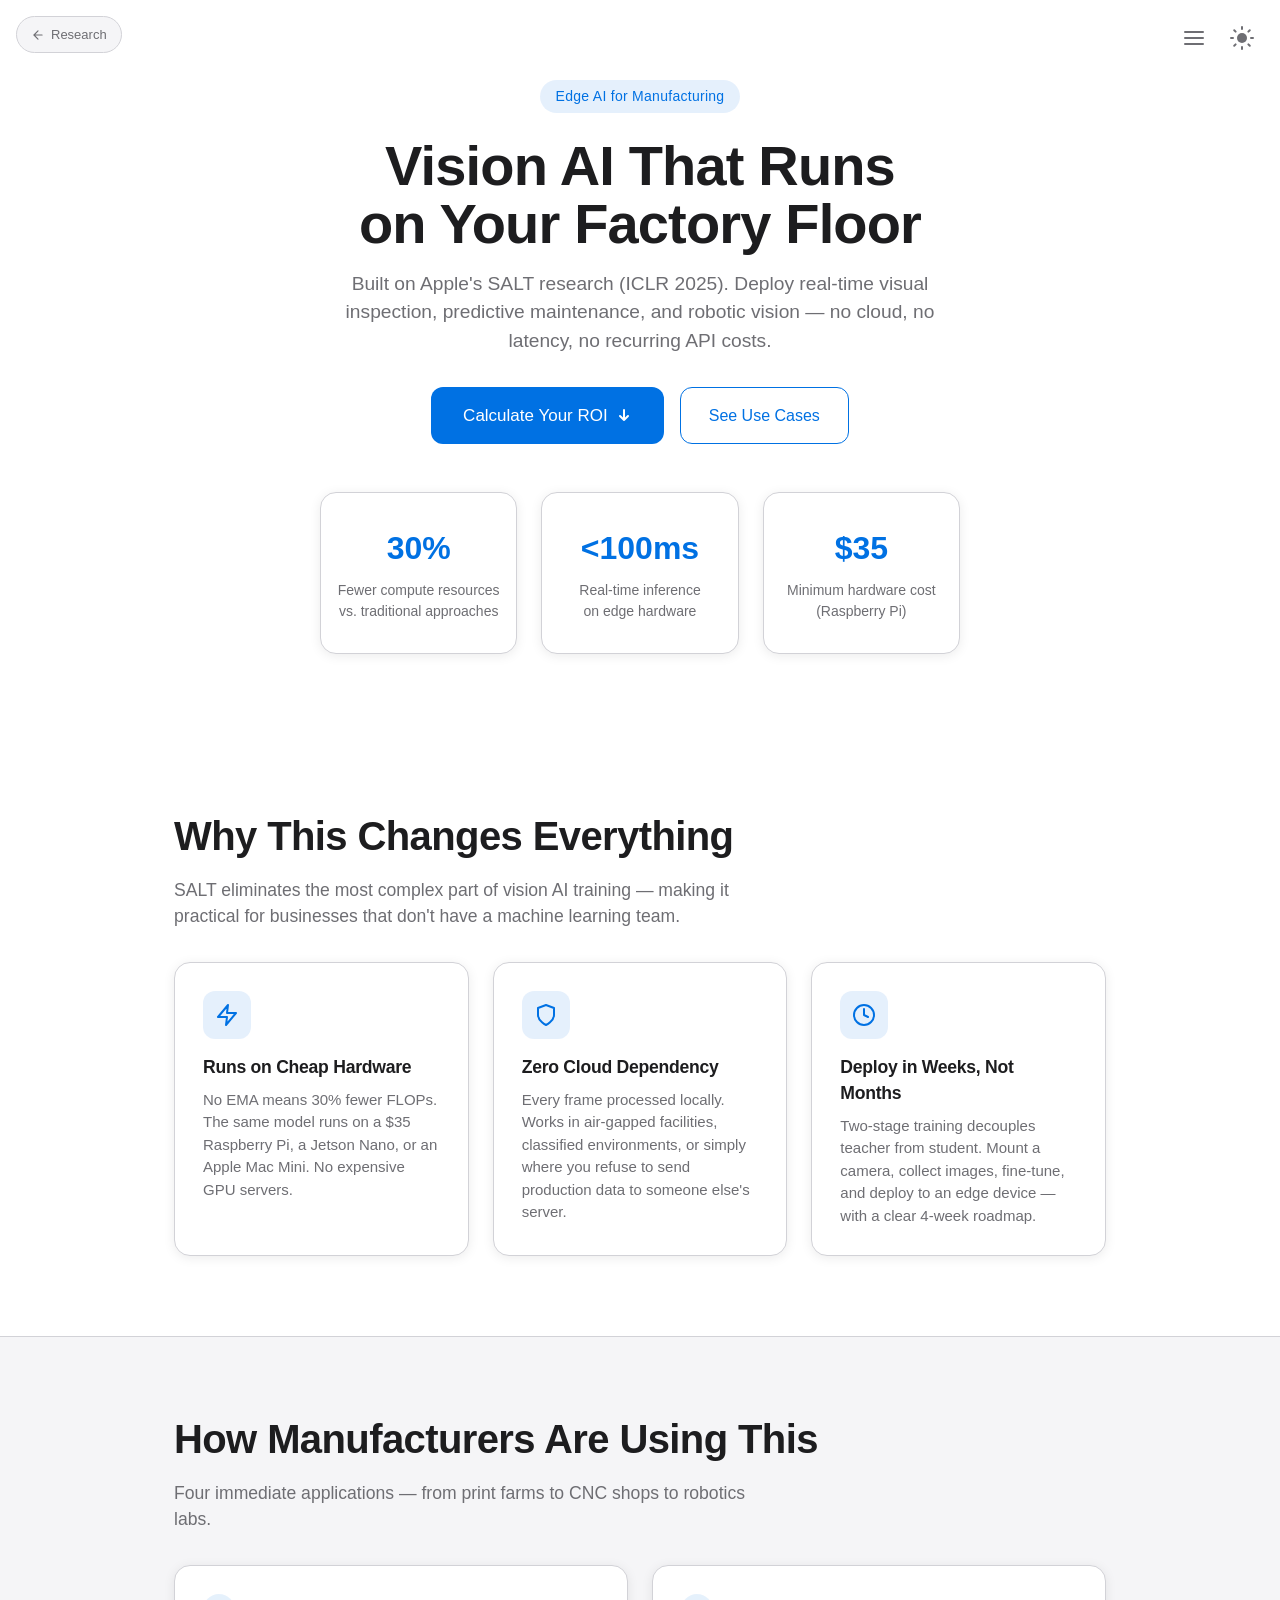
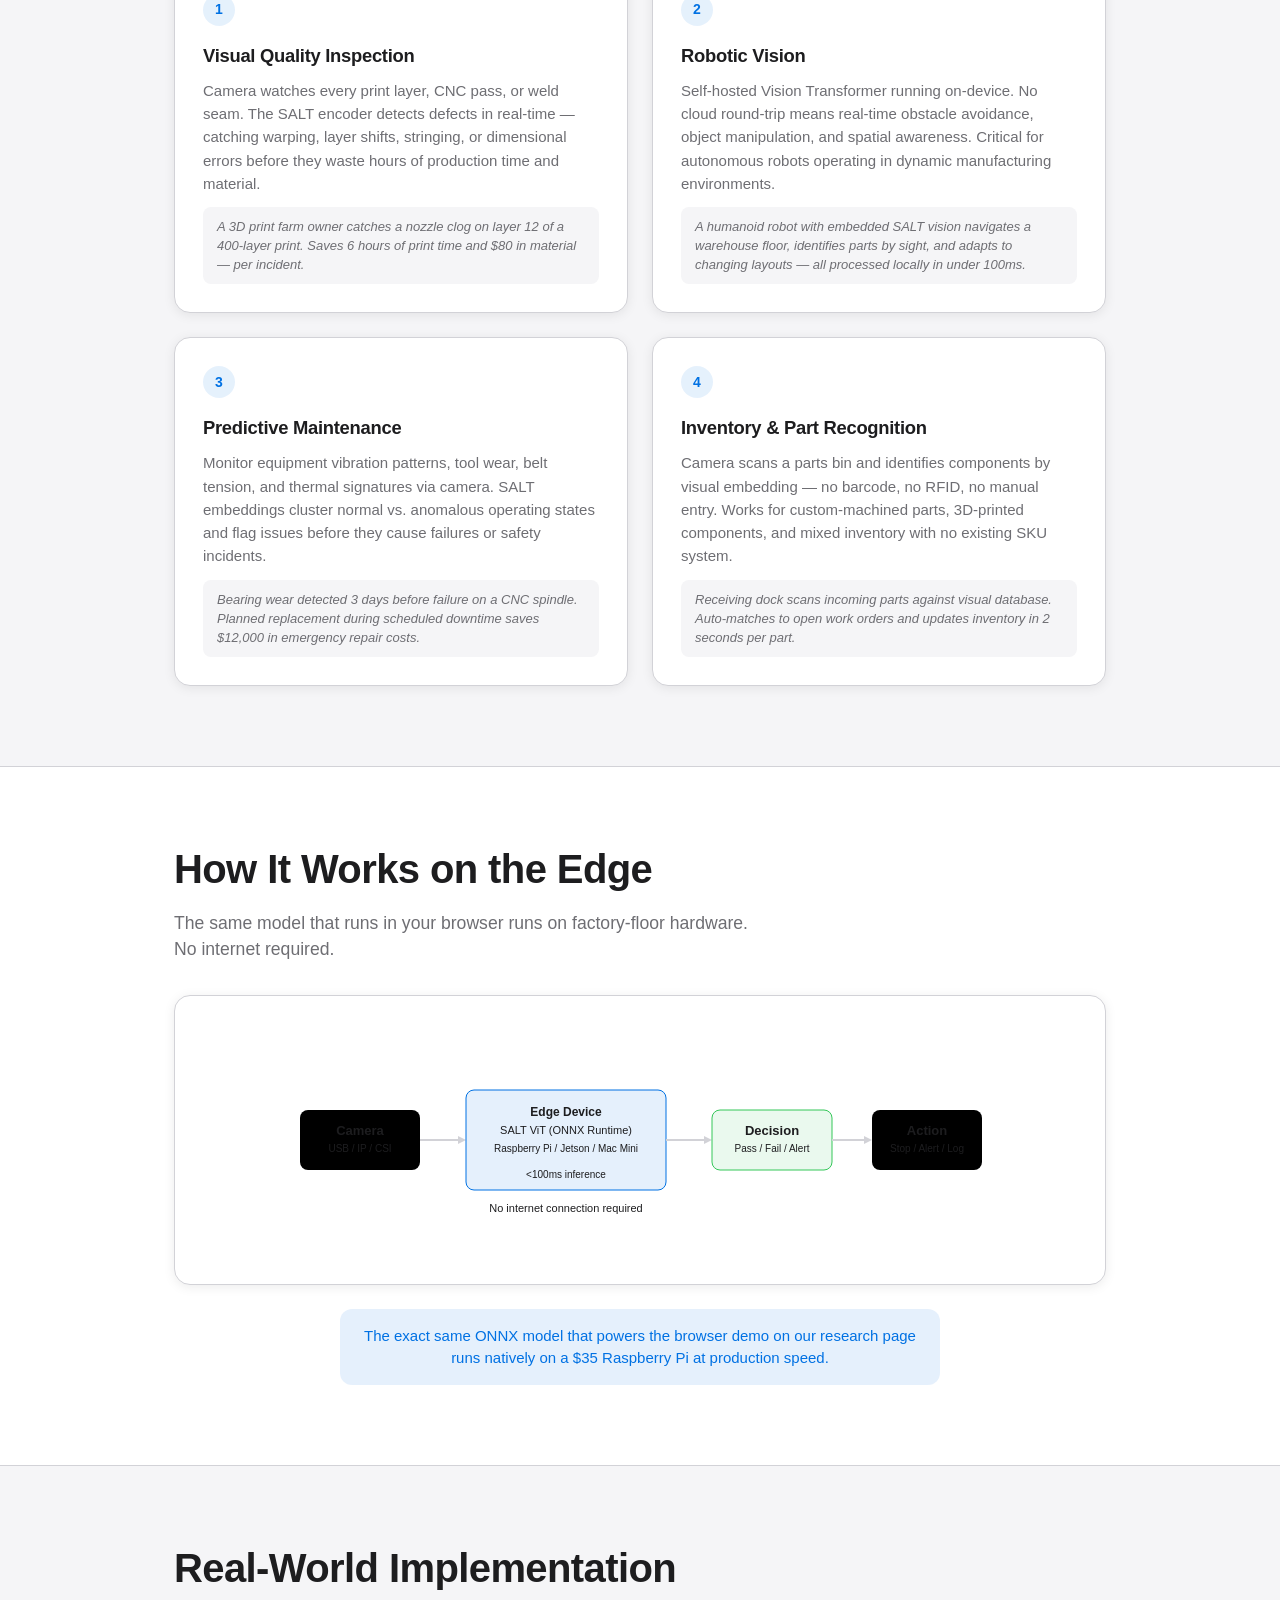
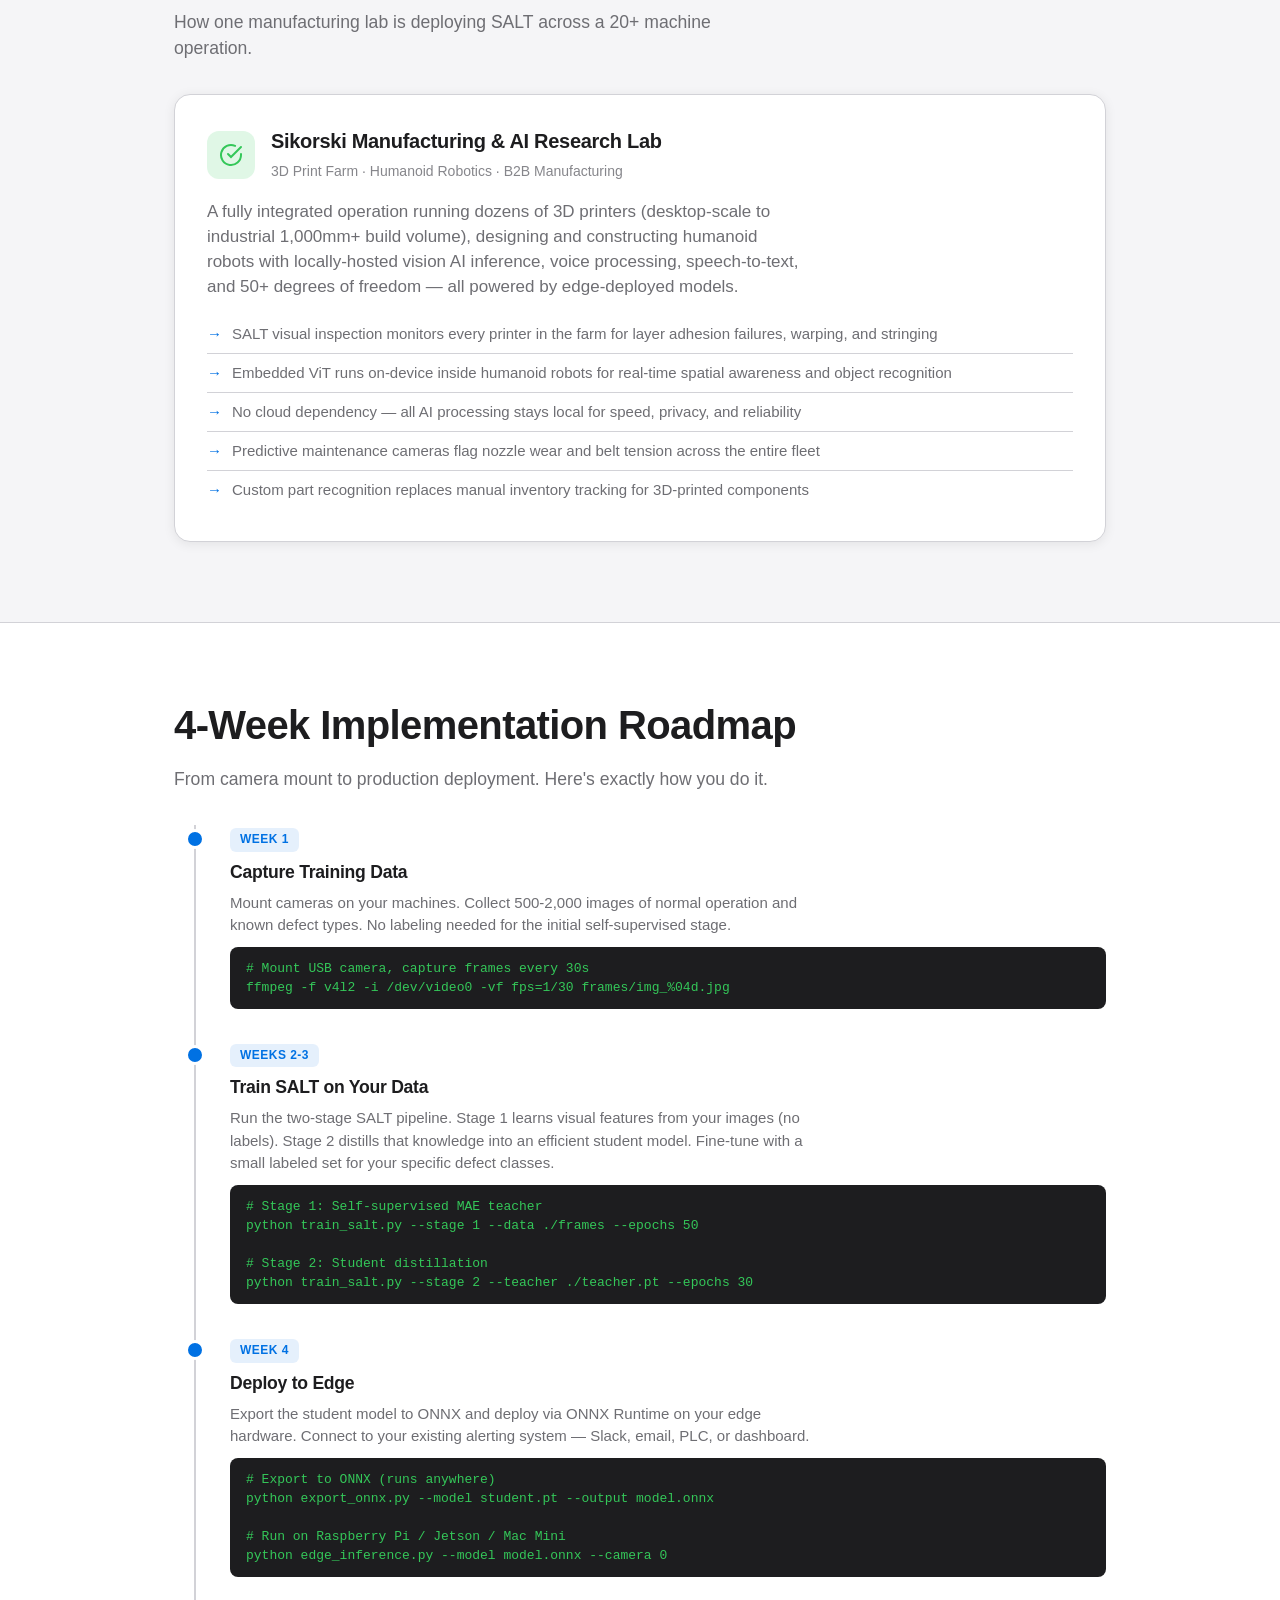
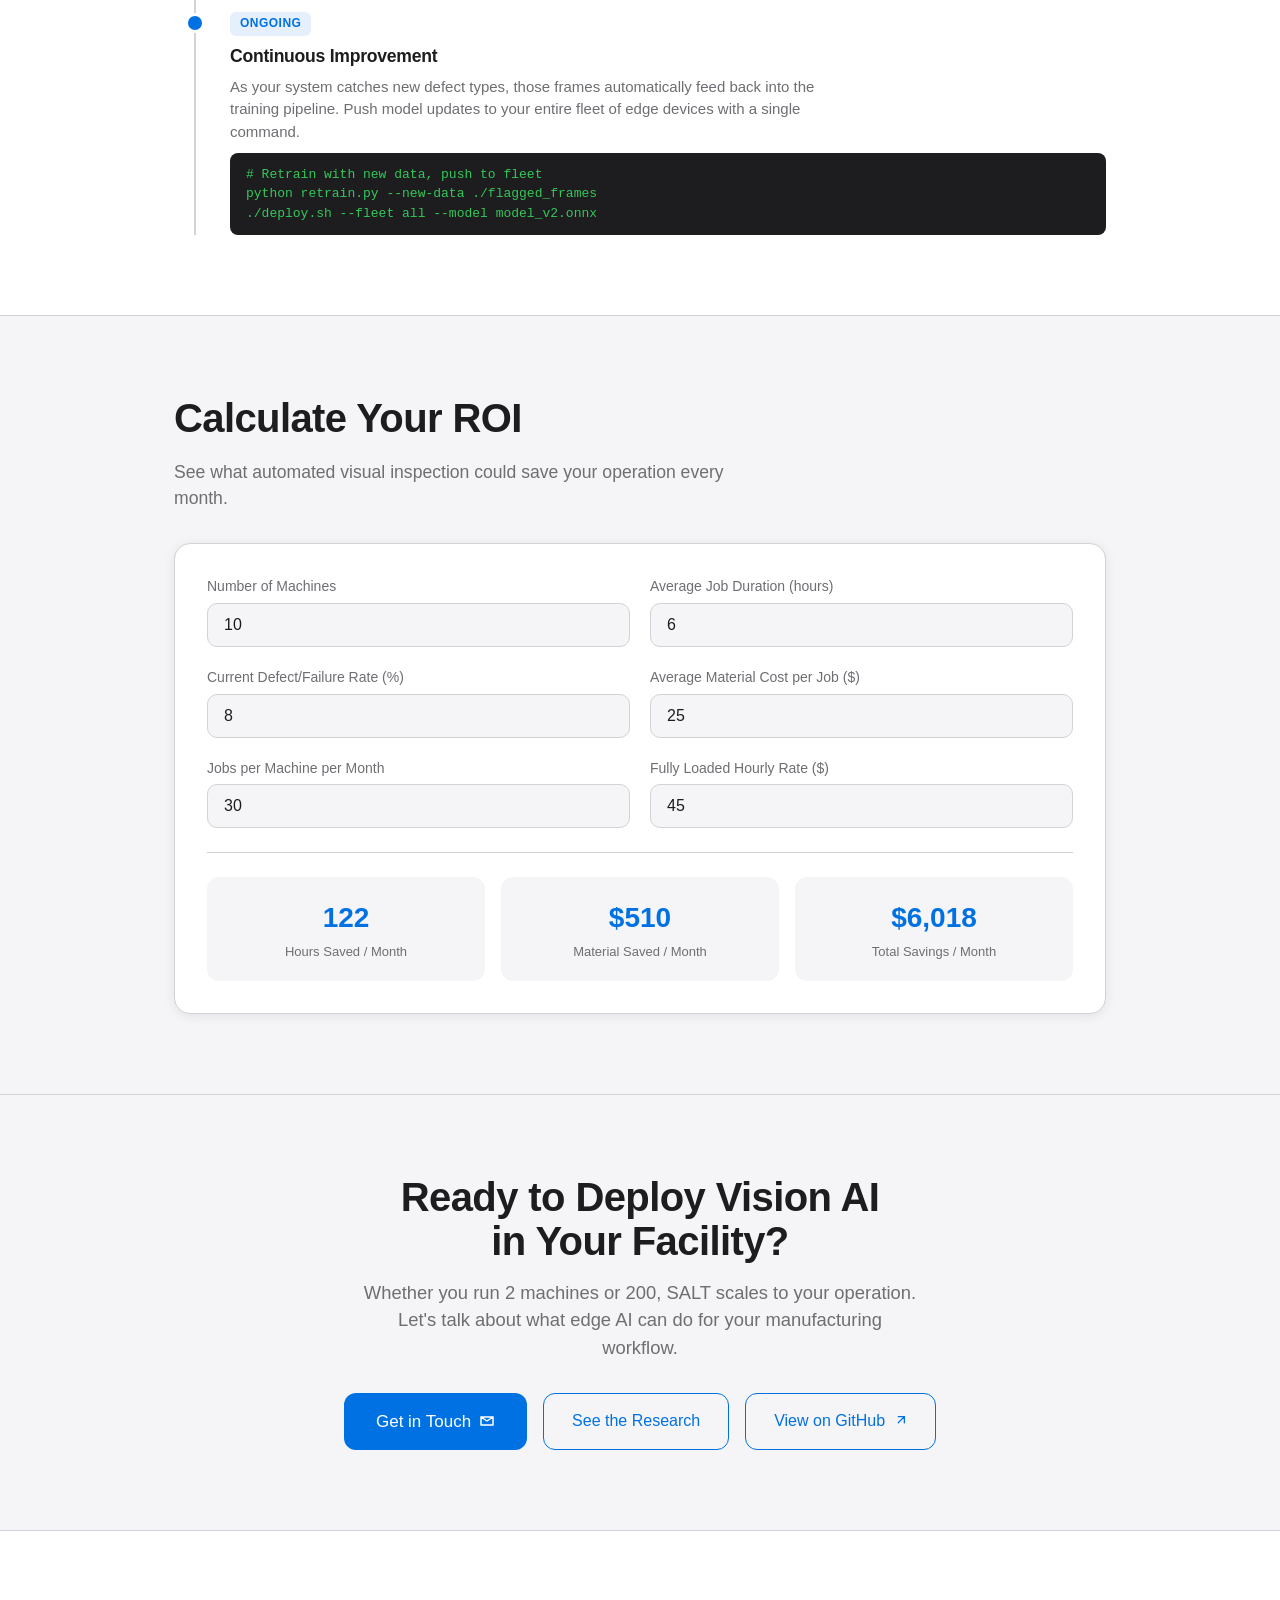
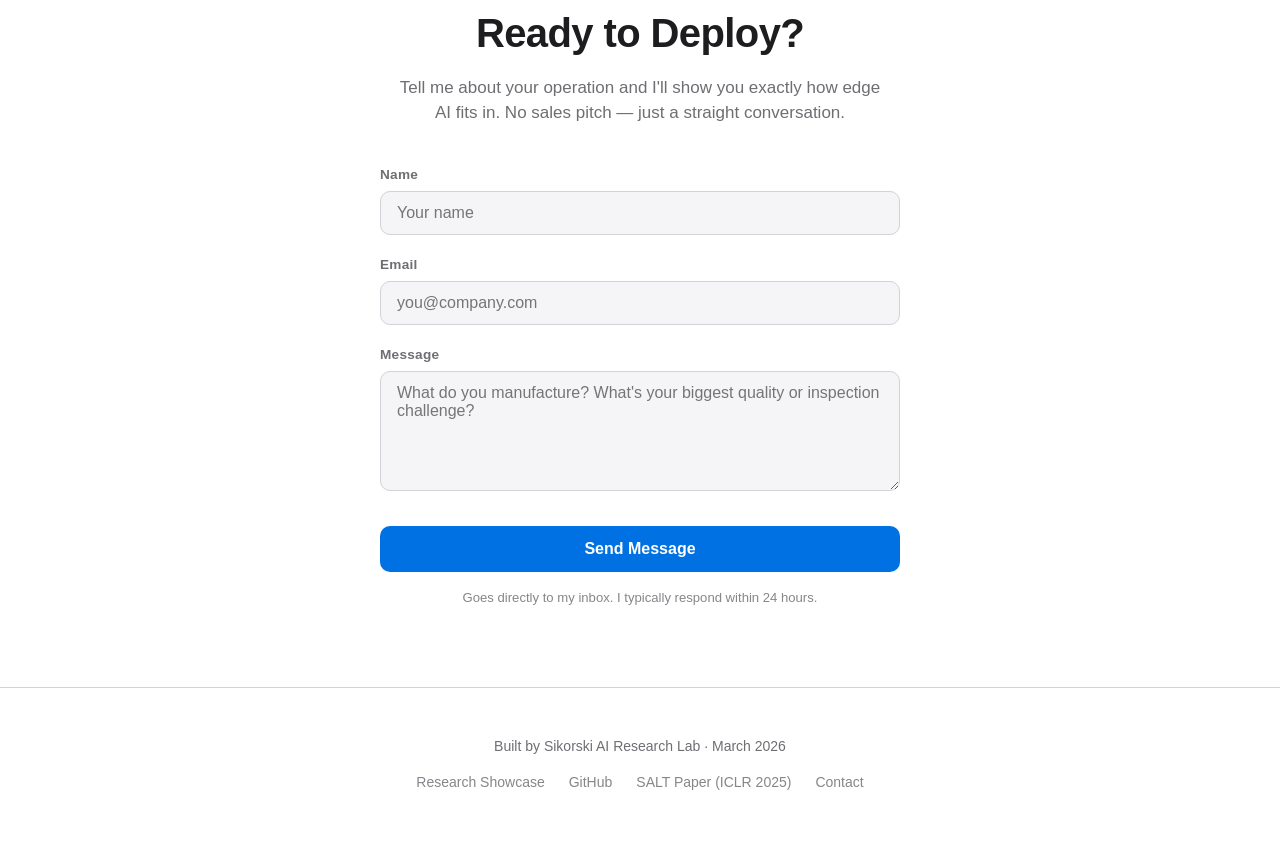
<file: docs/manufacturing.html>
<!DOCTYPE html>
<html lang="en" data-theme="dark">
<head>
  <meta charset="UTF-8">
  <meta name="viewport" content="width=device-width, initial-scale=1.0">
  <title>SALT for Manufacturing — Vision AI on the Edge</title>
  <meta name="description" content="Deploy SALT vision AI directly on your factory floor. No cloud. No latency. Real-time quality inspection, predictive maintenance, and robotic vision for small & medium manufacturers.">

  <link rel="icon" href="assets/favicon.svg" type="image/svg+xml">
  <link rel="stylesheet" href="css/style.css">
  <style>
    /* ---- Manufacturing Page Styles ---- */
    .mfg-hero {
      min-height: 80vh;
      display: flex;
      align-items: center;
      justify-content: center;
      text-align: center;
      border-bottom: none;
      position: relative;
      overflow: hidden;
    }

    .mfg-hero .container { position: relative; z-index: 1; }

    .mfg-hero h1 {
      font-size: clamp(2rem, 5vw, 3.5rem);
      margin-bottom: 16px;
    }

    .mfg-hero p {
      margin: 0 auto 32px;
      font-size: 1.2rem;
      max-width: 640px;
    }

    .hero-buttons {
      display: flex;
      gap: 16px;
      justify-content: center;
      flex-wrap: wrap;
    }

    .btn-secondary {
      display: inline-flex;
      align-items: center;
      gap: 8px;
      padding: 14px 28px;
      background: transparent;
      color: var(--accent);
      border: 1.5px solid var(--accent);
      border-radius: 12px;
      font-size: 16px;
      font-weight: 500;
      cursor: pointer;
      transition: all 0.2s ease;
      text-decoration: none;
    }

    .btn-secondary:hover {
      background: var(--badge-bg);
      text-decoration: none;
    }

    /* Impact stats */
    .impact-stats {
      display: grid;
      grid-template-columns: repeat(3, 1fr);
      gap: 24px;
      margin: 48px 0 0;
    }

    .impact-stat {
      text-align: center;
      padding: 32px 16px;
      background: var(--card-bg);
      border: 1px solid var(--border);
      border-radius: 16px;
      box-shadow: var(--card-shadow);
    }

    .impact-stat .stat-value {
      font-size: 2rem;
      font-weight: 700;
      color: var(--accent);
    }

    .impact-stat .stat-label {
      font-size: 14px;
      color: var(--text-secondary);
      margin-top: 8px;
      text-transform: none;
      letter-spacing: normal;
    }

    @media (max-width: 734px) {
      .impact-stats { grid-template-columns: 1fr; gap: 16px; }
    }

    /* Why SALT section */
    .benefit-grid {
      display: grid;
      grid-template-columns: repeat(3, 1fr);
      gap: 24px;
      margin-top: 32px;
    }

    .benefit-card {
      background: var(--card-bg);
      border: 1px solid var(--border);
      border-radius: 16px;
      padding: 28px;
      box-shadow: var(--card-shadow);
    }

    .benefit-icon {
      width: 48px;
      height: 48px;
      border-radius: 12px;
      background: var(--badge-bg);
      display: flex;
      align-items: center;
      justify-content: center;
      margin-bottom: 16px;
    }

    .benefit-icon svg {
      width: 24px;
      height: 24px;
      stroke: var(--accent);
      fill: none;
      stroke-width: 2;
      stroke-linecap: round;
      stroke-linejoin: round;
    }

    .benefit-card h3 {
      font-size: 1.1rem;
      margin-bottom: 8px;
    }

    .benefit-card p {
      font-size: 15px;
      line-height: 1.5;
    }

    @media (max-width: 734px) {
      .benefit-grid { grid-template-columns: 1fr; }
    }

    /* Use Cases */
    .usecase-grid {
      display: grid;
      grid-template-columns: 1fr 1fr;
      gap: 24px;
      margin-top: 32px;
    }

    .usecase-card {
      background: var(--card-bg);
      border: 1px solid var(--border);
      border-radius: 16px;
      padding: 28px;
      box-shadow: var(--card-shadow);
      transition: transform 0.2s, box-shadow 0.2s;
    }

    .usecase-card:hover {
      transform: translateY(-2px);
      box-shadow: 0 8px 24px rgba(0,0,0,0.12);
    }

    .usecase-number {
      display: inline-flex;
      align-items: center;
      justify-content: center;
      width: 32px;
      height: 32px;
      border-radius: 50%;
      background: var(--badge-bg);
      color: var(--accent);
      font-size: 14px;
      font-weight: 700;
      margin-bottom: 16px;
    }

    .usecase-card h3 {
      font-size: 1.15rem;
      margin-bottom: 10px;
    }

    .usecase-card p {
      font-size: 15px;
      line-height: 1.55;
    }

    .usecase-card .usecase-example {
      margin-top: 12px;
      padding: 10px 14px;
      border-radius: 8px;
      background: var(--bg-secondary);
      font-size: 13px;
      color: var(--text-secondary);
      font-style: italic;
    }

    @media (max-width: 734px) {
      .usecase-grid { grid-template-columns: 1fr; }
    }

    /* Edge architecture */
    .edge-diagram {
      max-width: 700px;
      margin: 32px auto;
      display: block;
    }

    .edge-diagram text {
      font-family: -apple-system, BlinkMacSystemFont, "SF Pro Display", sans-serif;
      fill: var(--text);
    }

    .edge-callout {
      text-align: center;
      margin-top: 24px;
      padding: 16px 24px;
      border-radius: 12px;
      background: var(--badge-bg);
      color: var(--badge-text);
      font-size: 15px;
      font-weight: 500;
      max-width: 600px;
      margin-left: auto;
      margin-right: auto;
    }

    /* Roadmap */
    .roadmap {
      margin-top: 32px;
      position: relative;
    }

    .roadmap::before {
      content: '';
      position: absolute;
      left: 20px;
      top: 0;
      bottom: 0;
      width: 2px;
      background: var(--border);
    }

    .roadmap-phase {
      position: relative;
      padding-left: 56px;
      margin-bottom: 32px;
    }

    .roadmap-phase:last-child { margin-bottom: 0; }

    .phase-dot {
      position: absolute;
      left: 11px;
      top: 4px;
      width: 20px;
      height: 20px;
      border-radius: 50%;
      background: var(--accent);
      border: 3px solid var(--bg);
    }

    .phase-label {
      display: inline-block;
      padding: 3px 10px;
      border-radius: 6px;
      background: var(--badge-bg);
      color: var(--badge-text);
      font-size: 12px;
      font-weight: 600;
      text-transform: uppercase;
      letter-spacing: 0.04em;
      margin-bottom: 8px;
    }

    .roadmap-phase h3 {
      font-size: 1.1rem;
      margin-bottom: 6px;
    }

    .roadmap-phase p {
      font-size: 15px;
      line-height: 1.5;
    }

    .phase-snippet {
      margin-top: 10px;
      padding: 12px 16px;
      border-radius: 8px;
      background: var(--terminal-bg);
      font-family: "SF Mono", "Menlo", monospace;
      font-size: 13px;
      color: var(--terminal-text);
      overflow-x: auto;
    }

    /* ROI Calculator */
    .roi-calculator {
      background: var(--card-bg);
      border: 1px solid var(--border);
      border-radius: 16px;
      padding: 32px;
      box-shadow: var(--card-shadow);
      margin-top: 32px;
    }

    .roi-form {
      display: grid;
      grid-template-columns: 1fr 1fr;
      gap: 20px;
      margin-bottom: 24px;
    }

    .roi-field label {
      display: block;
      font-size: 14px;
      font-weight: 500;
      color: var(--text-secondary);
      margin-bottom: 6px;
    }

    .roi-field input, .roi-field select {
      width: 100%;
      padding: 12px 16px;
      border: 1px solid var(--border);
      border-radius: 10px;
      background: var(--bg-secondary);
      color: var(--text);
      font-size: 16px;
      font-family: inherit;
      transition: border-color 0.2s;
    }

    .roi-field input:focus, .roi-field select:focus {
      outline: none;
      border-color: var(--accent);
    }

    .roi-results {
      display: grid;
      grid-template-columns: repeat(3, 1fr);
      gap: 16px;
      padding-top: 24px;
      border-top: 1px solid var(--border);
    }

    .roi-result-card {
      text-align: center;
      padding: 20px 12px;
      border-radius: 12px;
      background: var(--bg-secondary);
    }

    .roi-result-value {
      font-size: 1.75rem;
      font-weight: 700;
      color: var(--accent);
      font-variant-numeric: tabular-nums;
    }

    .roi-result-label {
      font-size: 13px;
      color: var(--text-secondary);
      margin-top: 4px;
    }

    @media (max-width: 734px) {
      .roi-form { grid-template-columns: 1fr; }
      .roi-results { grid-template-columns: 1fr; }
    }

    /* CTA section */
    .cta-section {
      text-align: center;
      padding: 80px 0;
      background: var(--bg-secondary);
    }

    .cta-section h2 { margin-bottom: 16px; }

    .cta-section p {
      margin: 0 auto 32px;
      font-size: 1.15rem;
      max-width: 560px;
    }

    .cta-buttons {
      display: flex;
      gap: 16px;
      justify-content: center;
      flex-wrap: wrap;
    }

    /* Nav back link */
    .back-link {
      position: fixed;
      top: 16px;
      left: 16px;
      z-index: 1000;
      display: inline-flex;
      align-items: center;
      gap: 6px;
      padding: 8px 14px;
      border-radius: 20px;
      background: var(--bg-secondary);
      border: 1px solid var(--border);
      color: var(--text-secondary);
      font-size: 13px;
      font-weight: 500;
      text-decoration: none;
      transition: all 0.2s;
    }

    .back-link:hover {
      color: var(--accent);
      border-color: var(--accent);
      text-decoration: none;
    }

    .back-link svg {
      width: 14px;
      height: 14px;
      stroke: currentColor;
      fill: none;
      stroke-width: 2;
      stroke-linecap: round;
    }

    /* Case study highlight */
    .case-study {
      background: var(--card-bg);
      border: 1px solid var(--border);
      border-radius: 16px;
      padding: 32px;
      box-shadow: var(--card-shadow);
      margin-top: 32px;
    }

    .case-study-header {
      display: flex;
      align-items: center;
      gap: 16px;
      margin-bottom: 16px;
    }

    .case-study-icon {
      width: 48px;
      height: 48px;
      border-radius: 12px;
      background: rgba(52,199,89,0.15);
      display: flex;
      align-items: center;
      justify-content: center;
      flex-shrink: 0;
    }

    .case-study-icon svg {
      width: 24px;
      height: 24px;
      stroke: var(--success);
      fill: none;
      stroke-width: 2;
      stroke-linecap: round;
    }

    .case-study-list {
      list-style: none;
      padding: 0;
      margin: 16px 0 0;
    }

    .case-study-list li {
      padding: 8px 0;
      border-bottom: 1px solid var(--border);
      font-size: 15px;
      color: var(--text-secondary);
      display: flex;
      align-items: baseline;
      gap: 10px;
    }

    .case-study-list li:last-child { border-bottom: none; }

    .case-study-list li::before {
      content: '→';
      color: var(--accent);
      font-weight: 600;
      flex-shrink: 0;
    }
  </style>
</head>
<body>

  <!-- Back to Showcase -->
  <a href="index.html" class="back-link">
    <svg viewBox="0 0 24 24"><path d="M19 12H5M12 5l-7 7 7 7"/></svg>
    Research
  </a>

  <!-- Top Controls: Nav + Theme Toggle -->
  <div class="top-controls">
    <button class="nav-toggle" id="navToggle" aria-label="Open navigation menu">
      <span class="bar"></span>
      <span class="bar"></span>
      <span class="bar"></span>
    </button>
    <button class="theme-toggle" id="themeToggle" aria-label="Toggle dark/light mode">
      <svg class="icon-sun" viewBox="0 0 24 24" xmlns="http://www.w3.org/2000/svg">
        <circle cx="12" cy="12" r="5"/>
        <path d="M12 1v2M12 21v2M4.22 4.22l1.42 1.42M18.36 18.36l1.42 1.42M1 12h2M21 12h2M4.22 19.78l1.42-1.42M18.36 5.64l1.42-1.42" stroke="currentColor" stroke-width="2" fill="none" stroke-linecap="round"/>
      </svg>
      <svg class="icon-moon" viewBox="0 0 24 24" xmlns="http://www.w3.org/2000/svg">
        <path d="M21 12.79A9 9 0 1 1 11.21 3 7 7 0 0 0 21 12.79z" fill="currentColor"/>
      </svg>
    </button>
  </div>
  <div class="nav-backdrop" id="navBackdrop"></div>
  <nav class="nav-menu" id="navMenu">
    <a href="#why">Why SALT</a>
    <a href="#usecases">Use Cases</a>
    <a href="#architecture">How It Works</a>
    <a href="#casestudy">Our Lab</a>
    <a href="#roi">ROI Calculator</a>
    <div class="nav-divider"></div>
    <a href="index.html">Research Showcase</a>
    <a href="#contact">Contact</a>
  </nav>

  <!-- ============================================================ -->
  <!-- HERO -->
  <!-- ============================================================ -->
  <section class="mfg-hero">
    <div class="container">
      <div class="hero-badge">Edge AI for Manufacturing</div>
      <h1>Vision AI That Runs<br>on Your Factory Floor</h1>
      <p>Built on Apple's SALT research (ICLR 2025). Deploy real-time visual inspection, predictive maintenance, and robotic vision — no cloud, no latency, no recurring API costs.</p>

      <div class="hero-buttons">
        <a href="#roi" class="cta-btn">
          Calculate Your ROI
          <svg width="16" height="16" viewBox="0 0 16 16" fill="none">
            <path d="M8 3v10M8 13l4-4M8 13L4 9" stroke="currentColor" stroke-width="2" stroke-linecap="round"/>
          </svg>
        </a>
        <a href="#usecases" class="btn-secondary">See Use Cases</a>
      </div>

      <div class="impact-stats fade-in">
        <div class="impact-stat">
          <div class="stat-value">30%</div>
          <div class="stat-label">Fewer compute resources<br>vs. traditional approaches</div>
        </div>
        <div class="impact-stat">
          <div class="stat-value">&lt;100ms</div>
          <div class="stat-label">Real-time inference<br>on edge hardware</div>
        </div>
        <div class="impact-stat">
          <div class="stat-value">$35</div>
          <div class="stat-label">Minimum hardware cost<br>(Raspberry Pi)</div>
        </div>
      </div>
    </div>
  </section>

  <!-- ============================================================ -->
  <!-- WHY SALT FOR MANUFACTURING -->
  <!-- ============================================================ -->
  <section id="why">
    <div class="container">
      <h2 class="fade-in">Why This Changes Everything</h2>
      <p class="section-subtitle fade-in">SALT eliminates the most complex part of vision AI training — making it practical for businesses that don't have a machine learning team.</p>

      <div class="benefit-grid">
        <div class="benefit-card fade-in">
          <div class="benefit-icon">
            <svg viewBox="0 0 24 24"><path d="M13 2L3 14h9l-1 8 10-12h-9l1-8z"/></svg>
          </div>
          <h3>Runs on Cheap Hardware</h3>
          <p>No EMA means 30% fewer FLOPs. The same model runs on a $35 Raspberry Pi, a Jetson Nano, or an Apple Mac Mini. No expensive GPU servers.</p>
        </div>
        <div class="benefit-card fade-in">
          <div class="benefit-icon">
            <svg viewBox="0 0 24 24"><path d="M12 22s8-4 8-10V5l-8-3-8 3v7c0 6 8 10 8 10z"/></svg>
          </div>
          <h3>Zero Cloud Dependency</h3>
          <p>Every frame processed locally. Works in air-gapped facilities, classified environments, or simply where you refuse to send production data to someone else's server.</p>
        </div>
        <div class="benefit-card fade-in">
          <div class="benefit-icon">
            <svg viewBox="0 0 24 24"><circle cx="12" cy="12" r="10"/><path d="M12 6v6l4 2"/></svg>
          </div>
          <h3>Deploy in Weeks, Not Months</h3>
          <p>Two-stage training decouples teacher from student. Mount a camera, collect images, fine-tune, and deploy to an edge device — with a clear 4-week roadmap.</p>
        </div>
      </div>
    </div>
  </section>

  <!-- ============================================================ -->
  <!-- USE CASES -->
  <!-- ============================================================ -->
  <section id="usecases" style="background:var(--bg-secondary)">
    <div class="container">
      <h2 class="fade-in">How Manufacturers Are Using This</h2>
      <p class="section-subtitle fade-in">Four immediate applications — from print farms to CNC shops to robotics labs.</p>

      <div class="usecase-grid">
        <div class="usecase-card fade-in">
          <div class="usecase-number">1</div>
          <h3>Visual Quality Inspection</h3>
          <p>Camera watches every print layer, CNC pass, or weld seam. The SALT encoder detects defects in real-time — catching warping, layer shifts, stringing, or dimensional errors before they waste hours of production time and material.</p>
          <div class="usecase-example">A 3D print farm owner catches a nozzle clog on layer 12 of a 400-layer print. Saves 6 hours of print time and $80 in material — per incident.</div>
        </div>

        <div class="usecase-card fade-in">
          <div class="usecase-number">2</div>
          <h3>Robotic Vision</h3>
          <p>Self-hosted Vision Transformer running on-device. No cloud round-trip means real-time obstacle avoidance, object manipulation, and spatial awareness. Critical for autonomous robots operating in dynamic manufacturing environments.</p>
          <div class="usecase-example">A humanoid robot with embedded SALT vision navigates a warehouse floor, identifies parts by sight, and adapts to changing layouts — all processed locally in under 100ms.</div>
        </div>

        <div class="usecase-card fade-in">
          <div class="usecase-number">3</div>
          <h3>Predictive Maintenance</h3>
          <p>Monitor equipment vibration patterns, tool wear, belt tension, and thermal signatures via camera. SALT embeddings cluster normal vs. anomalous operating states and flag issues before they cause failures or safety incidents.</p>
          <div class="usecase-example">Bearing wear detected 3 days before failure on a CNC spindle. Planned replacement during scheduled downtime saves $12,000 in emergency repair costs.</div>
        </div>

        <div class="usecase-card fade-in">
          <div class="usecase-number">4</div>
          <h3>Inventory &amp; Part Recognition</h3>
          <p>Camera scans a parts bin and identifies components by visual embedding — no barcode, no RFID, no manual entry. Works for custom-machined parts, 3D-printed components, and mixed inventory with no existing SKU system.</p>
          <div class="usecase-example">Receiving dock scans incoming parts against visual database. Auto-matches to open work orders and updates inventory in 2 seconds per part.</div>
        </div>
      </div>
    </div>
  </section>

  <!-- ============================================================ -->
  <!-- EDGE ARCHITECTURE -->
  <!-- ============================================================ -->
  <section id="architecture">
    <div class="container">
      <h2 class="fade-in">How It Works on the Edge</h2>
      <p class="section-subtitle fade-in">The same model that runs in your browser runs on factory-floor hardware. No internet required.</p>

      <div class="arch-stage fade-in">
        <svg class="edge-diagram" viewBox="0 0 700 160" xmlns="http://www.w3.org/2000/svg">
          <!-- Camera -->
          <rect class="node-rect" x="10" y="50" width="120" height="60" rx="8"/>
          <text x="70" y="75" text-anchor="middle" font-size="13" font-weight="600">Camera</text>
          <text x="70" y="92" text-anchor="middle" font-size="10" fill="var(--text-tertiary)">USB / IP / CSI</text>

          <!-- Arrow 1 -->
          <line class="flow-line" x1="130" y1="80" x2="170" y2="80" stroke="var(--border)" stroke-width="2"/>
          <polygon points="168,76 176,80 168,84" fill="var(--border)"/>

          <!-- Edge Device -->
          <rect class="node-rect" x="176" y="30" width="200" height="100" rx="8" style="fill:var(--badge-bg); stroke:var(--accent)"/>
          <text x="276" y="56" text-anchor="middle" font-size="12" font-weight="600" fill="var(--badge-text)">Edge Device</text>
          <text x="276" y="74" text-anchor="middle" font-size="11" fill="var(--text-secondary)">SALT ViT (ONNX Runtime)</text>
          <text x="276" y="92" text-anchor="middle" font-size="10" fill="var(--text-tertiary)">Raspberry Pi / Jetson / Mac Mini</text>
          <text x="276" y="118" text-anchor="middle" font-size="10" fill="var(--text-tertiary)">&lt;100ms inference</text>

          <!-- Arrow 2 -->
          <line class="flow-line" x1="376" y1="80" x2="416" y2="80" stroke="var(--border)" stroke-width="2"/>
          <polygon points="414,76 422,80 414,84" fill="var(--border)"/>

          <!-- Decision -->
          <rect class="node-rect" x="422" y="50" width="120" height="60" rx="8" style="fill:rgba(52,199,89,0.1); stroke:var(--success)"/>
          <text x="482" y="75" text-anchor="middle" font-size="13" font-weight="600" fill="var(--success)">Decision</text>
          <text x="482" y="92" text-anchor="middle" font-size="10" fill="var(--text-tertiary)">Pass / Fail / Alert</text>

          <!-- Arrow 3 -->
          <line class="flow-line" x1="542" y1="80" x2="576" y2="80" stroke="var(--border)" stroke-width="2"/>
          <polygon points="574,76 582,80 574,84" fill="var(--border)"/>

          <!-- Action -->
          <rect class="node-rect" x="582" y="50" width="110" height="60" rx="8"/>
          <text x="637" y="75" text-anchor="middle" font-size="13" font-weight="600">Action</text>
          <text x="637" y="92" text-anchor="middle" font-size="10" fill="var(--text-tertiary)">Stop / Alert / Log</text>

          <!-- No Cloud label -->
          <text x="276" y="152" text-anchor="middle" font-size="11" font-weight="500" fill="var(--warning)">No internet connection required</text>
        </svg>
      </div>

      <div class="edge-callout fade-in">
        The exact same ONNX model that powers the browser demo on our research page runs natively on a $35 Raspberry Pi at production speed.
      </div>
    </div>
  </section>

  <!-- ============================================================ -->
  <!-- CASE STUDY -->
  <!-- ============================================================ -->
  <section id="casestudy" style="background:var(--bg-secondary)">
    <div class="container">
      <h2 class="fade-in">Real-World Implementation</h2>
      <p class="section-subtitle fade-in">How one manufacturing lab is deploying SALT across a 20+ machine operation.</p>

      <div class="case-study fade-in">
        <div class="case-study-header">
          <div class="case-study-icon">
            <svg viewBox="0 0 24 24"><path d="M22 11.08V12a10 10 0 1 1-5.93-9.14"/><path d="M22 4L12 14.01l-3-3"/></svg>
          </div>
          <div>
            <h3 style="margin-bottom:2px">Sikorski Manufacturing &amp; AI Research Lab</h3>
            <span style="font-size:14px; color:var(--text-tertiary)">3D Print Farm · Humanoid Robotics · B2B Manufacturing</span>
          </div>
        </div>

        <p style="margin-bottom:0">A fully integrated operation running dozens of 3D printers (desktop-scale to industrial 1,000mm+ build volume), designing and constructing humanoid robots with locally-hosted vision AI inference, voice processing, speech-to-text, and 50+ degrees of freedom — all powered by edge-deployed models.</p>

        <ul class="case-study-list">
          <li>SALT visual inspection monitors every printer in the farm for layer adhesion failures, warping, and stringing</li>
          <li>Embedded ViT runs on-device inside humanoid robots for real-time spatial awareness and object recognition</li>
          <li>No cloud dependency — all AI processing stays local for speed, privacy, and reliability</li>
          <li>Predictive maintenance cameras flag nozzle wear and belt tension across the entire fleet</li>
          <li>Custom part recognition replaces manual inventory tracking for 3D-printed components</li>
        </ul>
      </div>
    </div>
  </section>

  <!-- ============================================================ -->
  <!-- IMPLEMENTATION ROADMAP -->
  <!-- ============================================================ -->
  <section id="roadmap">
    <div class="container">
      <h2 class="fade-in">4-Week Implementation Roadmap</h2>
      <p class="section-subtitle fade-in">From camera mount to production deployment. Here's exactly how you do it.</p>

      <div class="roadmap fade-in">
        <div class="roadmap-phase">
          <div class="phase-dot"></div>
          <span class="phase-label">Week 1</span>
          <h3>Capture Training Data</h3>
          <p>Mount cameras on your machines. Collect 500-2,000 images of normal operation and known defect types. No labeling needed for the initial self-supervised stage.</p>
          <div class="phase-snippet">
# Mount USB camera, capture frames every 30s<br>
ffmpeg -f v4l2 -i /dev/video0 -vf fps=1/30 frames/img_%04d.jpg
          </div>
        </div>

        <div class="roadmap-phase">
          <div class="phase-dot"></div>
          <span class="phase-label">Weeks 2-3</span>
          <h3>Train SALT on Your Data</h3>
          <p>Run the two-stage SALT pipeline. Stage 1 learns visual features from your images (no labels). Stage 2 distills that knowledge into an efficient student model. Fine-tune with a small labeled set for your specific defect classes.</p>
          <div class="phase-snippet">
# Stage 1: Self-supervised MAE teacher<br>
python train_salt.py --stage 1 --data ./frames --epochs 50<br><br>
# Stage 2: Student distillation<br>
python train_salt.py --stage 2 --teacher ./teacher.pt --epochs 30
          </div>
        </div>

        <div class="roadmap-phase">
          <div class="phase-dot"></div>
          <span class="phase-label">Week 4</span>
          <h3>Deploy to Edge</h3>
          <p>Export the student model to ONNX and deploy via ONNX Runtime on your edge hardware. Connect to your existing alerting system — Slack, email, PLC, or dashboard.</p>
          <div class="phase-snippet">
# Export to ONNX (runs anywhere)<br>
python export_onnx.py --model student.pt --output model.onnx<br><br>
# Run on Raspberry Pi / Jetson / Mac Mini<br>
python edge_inference.py --model model.onnx --camera 0
          </div>
        </div>

        <div class="roadmap-phase">
          <div class="phase-dot"></div>
          <span class="phase-label">Ongoing</span>
          <h3>Continuous Improvement</h3>
          <p>As your system catches new defect types, those frames automatically feed back into the training pipeline. Push model updates to your entire fleet of edge devices with a single command.</p>
          <div class="phase-snippet">
# Retrain with new data, push to fleet<br>
python retrain.py --new-data ./flagged_frames<br>
./deploy.sh --fleet all --model model_v2.onnx
          </div>
        </div>
      </div>
    </div>
  </section>

  <!-- ============================================================ -->
  <!-- ROI CALCULATOR -->
  <!-- ============================================================ -->
  <section id="roi" style="background:var(--bg-secondary)">
    <div class="container">
      <h2 class="fade-in">Calculate Your ROI</h2>
      <p class="section-subtitle fade-in">See what automated visual inspection could save your operation every month.</p>

      <div class="roi-calculator fade-in">
        <div class="roi-form">
          <div class="roi-field">
            <label for="numMachines">Number of Machines</label>
            <input type="number" id="numMachines" value="10" min="1" max="500">
          </div>
          <div class="roi-field">
            <label for="avgJobHours">Average Job Duration (hours)</label>
            <input type="number" id="avgJobHours" value="6" min="0.5" max="200" step="0.5">
          </div>
          <div class="roi-field">
            <label for="defectRate">Current Defect/Failure Rate (%)</label>
            <input type="number" id="defectRate" value="8" min="1" max="50" step="0.5">
          </div>
          <div class="roi-field">
            <label for="materialCost">Average Material Cost per Job ($)</label>
            <input type="number" id="materialCost" value="25" min="1" max="10000" step="1">
          </div>
          <div class="roi-field">
            <label for="jobsPerMonth">Jobs per Machine per Month</label>
            <input type="number" id="jobsPerMonth" value="30" min="1" max="500">
          </div>
          <div class="roi-field">
            <label for="hourlyRate">Fully Loaded Hourly Rate ($)</label>
            <input type="number" id="hourlyRate" value="45" min="10" max="500">
          </div>
        </div>

        <div class="roi-results">
          <div class="roi-result-card">
            <div class="roi-result-value" id="roiHoursSaved">—</div>
            <div class="roi-result-label">Hours Saved / Month</div>
          </div>
          <div class="roi-result-card">
            <div class="roi-result-value" id="roiMaterialSaved">—</div>
            <div class="roi-result-label">Material Saved / Month</div>
          </div>
          <div class="roi-result-card">
            <div class="roi-result-value" id="roiTotalSaved">—</div>
            <div class="roi-result-label">Total Savings / Month</div>
          </div>
        </div>
      </div>
    </div>
  </section>

  <!-- ============================================================ -->
  <!-- CTA -->
  <!-- ============================================================ -->
  <section class="cta-section">
    <div class="container">
      <h2 class="fade-in">Ready to Deploy Vision AI<br>in Your Facility?</h2>
      <p class="fade-in">Whether you run 2 machines or 200, SALT scales to your operation. Let's talk about what edge AI can do for your manufacturing workflow.</p>

      <div class="cta-buttons fade-in">
        <a href="mailto:maxwell.sikorski@gmail.com?subject=SALT%20Manufacturing%20Inquiry" class="cta-btn">
          Get in Touch
          <svg width="16" height="16" viewBox="0 0 16 16" fill="none">
            <path d="M2 4l6 4 6-4M2 4h12v8H2V4z" stroke="currentColor" stroke-width="1.5" stroke-linecap="round" stroke-linejoin="round" fill="none"/>
          </svg>
        </a>
        <a href="index.html" class="btn-secondary">See the Research</a>
        <a href="https://github.com/MaxSikorski/vljepa-research" target="_blank" class="btn-secondary">
          View on GitHub
          <svg width="14" height="14" viewBox="0 0 16 16" fill="none">
            <path d="M6 3h7v7M13 3L6 10" stroke="currentColor" stroke-width="1.5" stroke-linecap="round"/>
          </svg>
        </a>
      </div>
    </div>
  </section>

  <!-- ============================================================ -->
  <!-- CONTACT -->
  <!-- ============================================================ -->
  <section id="contact" class="contact-section">
    <div class="container">
      <h2 class="fade-in">Ready to Deploy?</h2>
      <p style="color:var(--text-secondary); max-width:500px; margin:0 auto 40px">
        Tell me about your operation and I'll show you exactly how edge AI fits in. No sales pitch — just a straight conversation.
      </p>
      <form class="contact-form" action="https://formspree.io/f/xwvrproj" method="POST">
        <input type="hidden" name="_subject" value="Manufacturing Inquiry — SALT Showcase">
        <div class="form-group">
          <label for="mfg-name">Name</label>
          <input type="text" id="mfg-name" name="name" required placeholder="Your name">
        </div>
        <div class="form-group">
          <label for="mfg-email">Email</label>
          <input type="email" id="mfg-email" name="email" required placeholder="you@company.com">
        </div>
        <div class="form-group">
          <label for="mfg-message">Message</label>
          <textarea id="mfg-message" name="message" required placeholder="What do you manufacture? What's your biggest quality or inspection challenge?"></textarea>
        </div>
        <button type="submit">Send Message</button>
        <p class="form-note">Goes directly to my inbox. I typically respond within 24 hours.</p>
      </form>
    </div>
  </section>

  <!-- ============================================================ -->
  <!-- FOOTER -->
  <!-- ============================================================ -->
  <footer>
    <div class="container">
      <p style="color:var(--text-secondary)">Built by Sikorski AI Research Lab · March 2026</p>
      <div class="footer-links">
        <a href="index.html">Research Showcase</a>
        <a href="https://github.com/MaxSikorski/vljepa-research" target="_blank">GitHub</a>
        <a href="https://arxiv.org/abs/2509.24317" target="_blank">SALT Paper (ICLR 2025)</a>
        <a href="mailto:maxwell.sikorski@gmail.com">Contact</a>
      </div>
    </div>
  </footer>

  <!-- Scripts -->
  <script>
    // ---- Theme Toggle (standalone for this page) ----
    (function() {
      'use strict';
      const toggle = document.getElementById('themeToggle');
      const html = document.documentElement;
      const saved = localStorage.getItem('theme');
      if (saved) {
        html.setAttribute('data-theme', saved);
      } else if (window.matchMedia('(prefers-color-scheme: light)').matches) {
        html.setAttribute('data-theme', 'light');
      }
      toggle.addEventListener('click', () => {
        const current = html.getAttribute('data-theme');
        const next = current === 'dark' ? 'light' : 'dark';
        html.setAttribute('data-theme', next);
        localStorage.setItem('theme', next);
      });

      // ---- Scroll Animations ----
      const fadeElements = document.querySelectorAll('.fade-in');
      const observer = new IntersectionObserver((entries) => {
        entries.forEach((entry) => {
          if (entry.isIntersecting) {
            entry.target.classList.add('visible');
            observer.unobserve(entry.target);
          }
        });
      }, { threshold: 0.1, rootMargin: '0px 0px -50px 0px' });
      fadeElements.forEach((el) => observer.observe(el));

      // ---- Smooth Scroll ----
      document.querySelectorAll('a[href^="#"]').forEach((anchor) => {
        anchor.addEventListener('click', (e) => {
          e.preventDefault();
          const target = document.querySelector(anchor.getAttribute('href'));
          if (target) target.scrollIntoView({ behavior: 'smooth', block: 'start' });
        });
      });

      // ---- Nav Menu Toggle ----
      const navToggle = document.getElementById('navToggle');
      const navMenu = document.getElementById('navMenu');
      const navBackdrop = document.getElementById('navBackdrop');

      function closeNav() {
        navToggle.classList.remove('active');
        navMenu.classList.remove('open');
        navBackdrop.classList.remove('active');
      }

      if (navToggle && navMenu) {
        navToggle.addEventListener('click', () => {
          const isOpen = navMenu.classList.contains('open');
          if (isOpen) { closeNav(); }
          else {
            navToggle.classList.add('active');
            navMenu.classList.add('open');
            navBackdrop.classList.add('active');
          }
        });
        if (navBackdrop) navBackdrop.addEventListener('click', closeNav);
        navMenu.querySelectorAll('a').forEach((link) => {
          link.addEventListener('click', closeNav);
        });
        document.addEventListener('keydown', (e) => {
          if (e.key === 'Escape' && navMenu.classList.contains('open')) closeNav();
        });
      }

      // ---- Contact Form Handler ----
      document.querySelectorAll('.contact-form').forEach((form) => {
        form.addEventListener('submit', async (e) => {
          e.preventDefault();
          const submitBtn = form.querySelector('button[type="submit"]');
          const originalText = submitBtn.textContent;
          submitBtn.disabled = true;
          submitBtn.textContent = 'Sending...';
          const prevError = form.querySelector('.contact-error');
          if (prevError) prevError.remove();
          try {
            const resp = await fetch(form.action, {
              method: 'POST',
              body: new FormData(form),
              headers: { 'Accept': 'application/json' },
            });
            if (resp.ok) {
              const wrapper = form.parentElement;
              form.style.display = 'none';
              const success = document.createElement('div');
              success.className = 'contact-success';
              success.innerHTML = '<div class="success-icon"><svg viewBox="0 0 24 24"><path d="M5 13l4 4L19 7"/></svg></div><h3>Message sent.</h3><p>I\'ll get back to you within 24 hours.</p>';
              wrapper.appendChild(success);
            } else { throw new Error('Server returned ' + resp.status); }
          } catch (err) {
            submitBtn.disabled = false;
            submitBtn.textContent = originalText;
            const errorEl = document.createElement('div');
            errorEl.className = 'contact-error';
            errorEl.textContent = 'Something went wrong. Please try again or email maxwell.sikorski@gmail.com directly.';
            form.appendChild(errorEl);
          }
        });
      });
    })();
  </script>
  <script src="js/roi-calculator.js"></script>
</body>
</html>
</file>
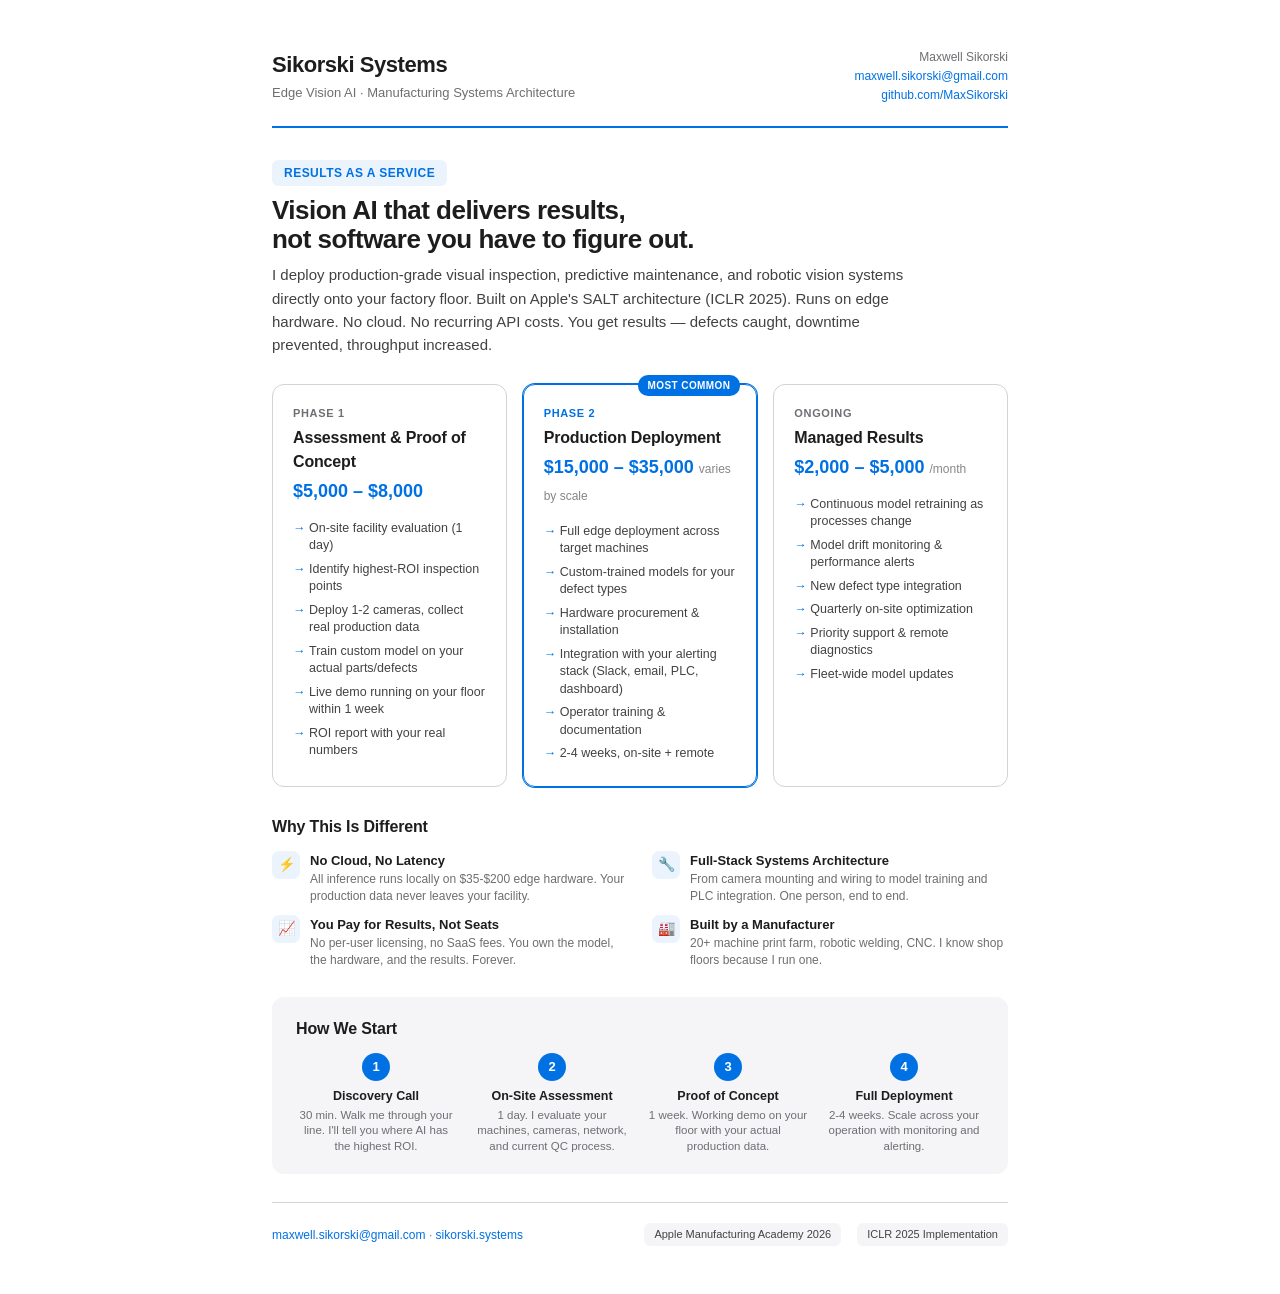
<file: docs/services.html>
<!DOCTYPE html>
<html lang="en">
<head>
  <meta charset="UTF-8">
  <meta name="viewport" content="width=device-width, initial-scale=1.0">
  <title>Sikorski Systems — Edge Vision AI for Manufacturing</title>
  <style>
    /* ---- Print + Screen Optimized ---- */
    @page {
      size: letter;
      margin: 0.6in 0.7in;
    }

    *, *::before, *::after { box-sizing: border-box; margin: 0; padding: 0; }

    body {
      font-family: -apple-system, BlinkMacSystemFont, "SF Pro Display", "SF Pro Text",
        "Helvetica Neue", Helvetica, Arial, sans-serif;
      color: #1d1d1f;
      line-height: 1.5;
      font-size: 14px;
      -webkit-font-smoothing: antialiased;
      max-width: 800px;
      margin: 0 auto;
      padding: 48px 32px;
      background: #fff;
    }

    /* ---- Header ---- */
    .header {
      display: flex;
      justify-content: space-between;
      align-items: flex-start;
      margin-bottom: 32px;
      padding-bottom: 20px;
      border-bottom: 2px solid #0071e3;
    }

    .header-left h1 {
      font-size: 22px;
      font-weight: 700;
      letter-spacing: -0.02em;
      color: #1d1d1f;
      margin-bottom: 2px;
    }

    .header-left .subtitle {
      font-size: 13px;
      color: #6e6e73;
      font-weight: 400;
    }

    .header-right {
      text-align: right;
      font-size: 12px;
      color: #6e6e73;
      line-height: 1.6;
    }

    .header-right a {
      color: #0071e3;
      text-decoration: none;
    }

    /* ---- Intro ---- */
    .intro {
      margin-bottom: 28px;
    }

    .intro h2 {
      font-size: 26px;
      font-weight: 700;
      letter-spacing: -0.02em;
      color: #1d1d1f;
      margin-bottom: 8px;
      line-height: 1.15;
    }

    .intro p {
      font-size: 15px;
      color: #424245;
      max-width: 650px;
      line-height: 1.55;
    }

    .intro .raas-badge {
      display: inline-block;
      padding: 4px 12px;
      border-radius: 6px;
      background: rgba(0,113,227,0.08);
      color: #0071e3;
      font-size: 12px;
      font-weight: 600;
      letter-spacing: 0.04em;
      text-transform: uppercase;
      margin-bottom: 10px;
    }

    /* ---- Tiers ---- */
    .tiers {
      display: grid;
      grid-template-columns: 1fr 1fr 1fr;
      gap: 16px;
      margin-bottom: 28px;
    }

    .tier {
      border: 1px solid #d2d2d7;
      border-radius: 12px;
      padding: 20px;
      position: relative;
    }

    .tier.featured {
      border-color: #0071e3;
      box-shadow: 0 0 0 1px #0071e3;
    }

    .tier-label {
      font-size: 11px;
      font-weight: 600;
      text-transform: uppercase;
      letter-spacing: 0.06em;
      color: #6e6e73;
      margin-bottom: 4px;
    }

    .tier.featured .tier-label {
      color: #0071e3;
    }

    .tier h3 {
      font-size: 16px;
      font-weight: 700;
      margin-bottom: 4px;
      letter-spacing: -0.01em;
    }

    .tier .price {
      font-size: 18px;
      font-weight: 700;
      color: #0071e3;
      margin-bottom: 12px;
    }

    .tier .price span {
      font-size: 12px;
      font-weight: 400;
      color: #86868b;
    }

    .tier ul {
      list-style: none;
      padding: 0;
    }

    .tier ul li {
      font-size: 12.5px;
      color: #424245;
      padding: 3px 0;
      padding-left: 16px;
      position: relative;
      line-height: 1.4;
    }

    .tier ul li::before {
      content: '→';
      position: absolute;
      left: 0;
      color: #0071e3;
      font-weight: 600;
    }

    .popular-tag {
      position: absolute;
      top: -10px;
      right: 16px;
      background: #0071e3;
      color: #fff;
      font-size: 10px;
      font-weight: 600;
      padding: 3px 10px;
      border-radius: 10px;
      text-transform: uppercase;
      letter-spacing: 0.04em;
    }

    /* ---- What You Get ---- */
    .differentiators {
      margin-bottom: 28px;
    }

    .differentiators h2 {
      font-size: 16px;
      font-weight: 700;
      margin-bottom: 12px;
      letter-spacing: -0.01em;
    }

    .diff-grid {
      display: grid;
      grid-template-columns: 1fr 1fr;
      gap: 10px 24px;
    }

    .diff-item {
      display: flex;
      gap: 10px;
      align-items: flex-start;
    }

    .diff-icon {
      width: 28px;
      height: 28px;
      border-radius: 7px;
      background: rgba(0,113,227,0.08);
      display: flex;
      align-items: center;
      justify-content: center;
      flex-shrink: 0;
      font-size: 14px;
    }

    .diff-text strong {
      font-size: 13px;
      display: block;
      margin-bottom: 1px;
    }

    .diff-text p {
      font-size: 12px;
      color: #6e6e73;
      line-height: 1.4;
    }

    /* ---- Process ---- */
    .process {
      margin-bottom: 28px;
      padding: 20px 24px;
      background: #f5f5f7;
      border-radius: 12px;
    }

    .process h2 {
      font-size: 16px;
      font-weight: 700;
      margin-bottom: 12px;
      letter-spacing: -0.01em;
    }

    .process-steps {
      display: flex;
      gap: 16px;
    }

    .process-step {
      flex: 1;
      text-align: center;
    }

    .step-number {
      width: 28px;
      height: 28px;
      border-radius: 50%;
      background: #0071e3;
      color: #fff;
      font-size: 13px;
      font-weight: 700;
      display: flex;
      align-items: center;
      justify-content: center;
      margin: 0 auto 6px;
    }

    .process-step strong {
      font-size: 12.5px;
      display: block;
      margin-bottom: 2px;
    }

    .process-step p {
      font-size: 11.5px;
      color: #6e6e73;
      line-height: 1.35;
    }

    /* ---- Footer ---- */
    .doc-footer {
      display: flex;
      justify-content: space-between;
      align-items: center;
      padding-top: 20px;
      border-top: 1px solid #d2d2d7;
      font-size: 12px;
      color: #86868b;
    }

    .doc-footer a {
      color: #0071e3;
      text-decoration: none;
      font-weight: 500;
    }

    .creds {
      display: flex;
      gap: 16px;
    }

    .cred-tag {
      padding: 3px 10px;
      border-radius: 6px;
      background: #f5f5f7;
      font-size: 11px;
      color: #424245;
      font-weight: 500;
    }

    /* ---- Print Styles ---- */
    @media print {
      body { padding: 0; font-size: 13px; }
      .tier { break-inside: avoid; }
      .process { break-inside: avoid; }
    }

    /* ---- Screen: dark background option ---- */
    @media (prefers-color-scheme: dark) {
      /* Keep light for professional document feel */
    }
  </style>
</head>
<body>

  <!-- Header -->
  <div class="header">
    <div class="header-left">
      <h1>Sikorski Systems</h1>
      <div class="subtitle">Edge Vision AI &middot; Manufacturing Systems Architecture</div>
    </div>
    <div class="header-right">
      Maxwell Sikorski<br>
      <a href="mailto:maxwell.sikorski@gmail.com">maxwell.sikorski@gmail.com</a><br>
      <a href="https://github.com/MaxSikorski/vljepa-research">github.com/MaxSikorski</a>
    </div>
  </div>

  <!-- Intro -->
  <div class="intro">
    <div class="raas-badge">Results as a Service</div>
    <h2>Vision AI that delivers results,<br>not software you have to figure out.</h2>
    <p>I deploy production-grade visual inspection, predictive maintenance, and robotic vision systems directly onto your factory floor. Built on Apple's SALT architecture (ICLR 2025). Runs on edge hardware. No cloud. No recurring API costs. You get results — defects caught, downtime prevented, throughput increased.</p>
  </div>

  <!-- Tiers -->
  <div class="tiers">
    <div class="tier">
      <div class="tier-label">Phase 1</div>
      <h3>Assessment &amp; Proof of Concept</h3>
      <div class="price">$5,000 &ndash; $8,000</div>
      <ul>
        <li>On-site facility evaluation (1 day)</li>
        <li>Identify highest-ROI inspection points</li>
        <li>Deploy 1-2 cameras, collect real production data</li>
        <li>Train custom model on your actual parts/defects</li>
        <li>Live demo running on your floor within 1 week</li>
        <li>ROI report with your real numbers</li>
      </ul>
    </div>

    <div class="tier featured">
      <div class="popular-tag">Most Common</div>
      <div class="tier-label">Phase 2</div>
      <h3>Production Deployment</h3>
      <div class="price">$15,000 &ndash; $35,000 <span>varies by scale</span></div>
      <ul>
        <li>Full edge deployment across target machines</li>
        <li>Custom-trained models for your defect types</li>
        <li>Hardware procurement &amp; installation</li>
        <li>Integration with your alerting stack (Slack, email, PLC, dashboard)</li>
        <li>Operator training &amp; documentation</li>
        <li>2-4 weeks, on-site + remote</li>
      </ul>
    </div>

    <div class="tier">
      <div class="tier-label">Ongoing</div>
      <h3>Managed Results</h3>
      <div class="price">$2,000 &ndash; $5,000 <span>/month</span></div>
      <ul>
        <li>Continuous model retraining as processes change</li>
        <li>Model drift monitoring &amp; performance alerts</li>
        <li>New defect type integration</li>
        <li>Quarterly on-site optimization</li>
        <li>Priority support &amp; remote diagnostics</li>
        <li>Fleet-wide model updates</li>
      </ul>
    </div>
  </div>

  <!-- Differentiators -->
  <div class="differentiators">
    <h2>Why This Is Different</h2>
    <div class="diff-grid">
      <div class="diff-item">
        <div class="diff-icon">&#9889;</div>
        <div class="diff-text">
          <strong>No Cloud, No Latency</strong>
          <p>All inference runs locally on $35-$200 edge hardware. Your production data never leaves your facility.</p>
        </div>
      </div>
      <div class="diff-item">
        <div class="diff-icon">&#128295;</div>
        <div class="diff-text">
          <strong>Full-Stack Systems Architecture</strong>
          <p>From camera mounting and wiring to model training and PLC integration. One person, end to end.</p>
        </div>
      </div>
      <div class="diff-item">
        <div class="diff-icon">&#128200;</div>
        <div class="diff-text">
          <strong>You Pay for Results, Not Seats</strong>
          <p>No per-user licensing, no SaaS fees. You own the model, the hardware, and the results. Forever.</p>
        </div>
      </div>
      <div class="diff-item">
        <div class="diff-icon">&#127981;</div>
        <div class="diff-text">
          <strong>Built by a Manufacturer</strong>
          <p>20+ machine print farm, robotic welding, CNC. I know shop floors because I run one.</p>
        </div>
      </div>
    </div>
  </div>

  <!-- Process -->
  <div class="process">
    <h2>How We Start</h2>
    <div class="process-steps">
      <div class="process-step">
        <div class="step-number">1</div>
        <strong>Discovery Call</strong>
        <p>30 min. Walk me through your line. I'll tell you where AI has the highest ROI.</p>
      </div>
      <div class="process-step">
        <div class="step-number">2</div>
        <strong>On-Site Assessment</strong>
        <p>1 day. I evaluate your machines, cameras, network, and current QC process.</p>
      </div>
      <div class="process-step">
        <div class="step-number">3</div>
        <strong>Proof of Concept</strong>
        <p>1 week. Working demo on your floor with your actual production data.</p>
      </div>
      <div class="process-step">
        <div class="step-number">4</div>
        <strong>Full Deployment</strong>
        <p>2-4 weeks. Scale across your operation with monitoring and alerting.</p>
      </div>
    </div>
  </div>

  <!-- Footer -->
  <div class="doc-footer">
    <div>
      <a href="mailto:maxwell.sikorski@gmail.com">maxwell.sikorski@gmail.com</a> &middot;
      <a href="https://maxsikorski.github.io/vljepa-research/manufacturing.html">sikorski.systems</a>
    </div>
    <div class="creds">
      <span class="cred-tag">Apple Manufacturing Academy 2026</span>
      <span class="cred-tag">ICLR 2025 Implementation</span>
    </div>
  </div>

</body>
</html>
</file>
<file: docs/css/style.css>
/* ============================================================
   VL-JEPA + SALT Showcase — Apple-aesthetic dark/light theme
   ============================================================ */

:root {
  /* Light theme (default) */
  --bg: #ffffff;
  --bg-secondary: #f5f5f7;
  --bg-tertiary: #e8e8ed;
  --text: #1d1d1f;
  --text-secondary: #6e6e73;
  --text-tertiary: #86868b;
  --accent: #0071e3;
  --accent-hover: #0077ed;
  --border: #d2d2d7;
  --card-bg: #ffffff;
  --card-shadow: 0 2px 12px rgba(0,0,0,0.08);
  --code-bg: #f5f5f7;
  --success: #34c759;
  --warning: #ff9f0a;
  --terminal-bg: #1d1d1f;
  --terminal-text: #34c759;
  --chart-salt: #0071e3;
  --chart-ijepa: #86868b;
  --svg-flow: #0071e3;
  --badge-bg: rgba(0,113,227,0.1);
  --badge-text: #0071e3;
}

[data-theme="dark"] {
  --bg: #000000;
  --bg-secondary: #1d1d1f;
  --bg-tertiary: #2c2c2e;
  --text: #f5f5f7;
  --text-secondary: #a1a1a6;
  --text-tertiary: #6e6e73;
  --accent: #2997ff;
  --accent-hover: #64b5f6;
  --border: #424245;
  --card-bg: #1d1d1f;
  --card-shadow: 0 2px 12px rgba(0,0,0,0.3);
  --code-bg: #2c2c2e;
  --success: #30d158;
  --warning: #ffd60a;
  --terminal-bg: #0d0d0d;
  --terminal-text: #30d158;
  --chart-salt: #2997ff;
  --chart-ijepa: #6e6e73;
  --svg-flow: #2997ff;
  --badge-bg: rgba(41,151,255,0.15);
  --badge-text: #2997ff;
}

/* ---- Reset & Base ---- */
*, *::before, *::after { box-sizing: border-box; margin: 0; padding: 0; }

html {
  scroll-behavior: smooth;
  -webkit-text-size-adjust: 100%;
  overflow-x: hidden;
}


body {
  font-family: -apple-system, BlinkMacSystemFont, "SF Pro Display", "SF Pro Text",
    "Helvetica Neue", Helvetica, Arial, sans-serif;
  background: var(--bg);
  color: var(--text);
  line-height: 1.47059;
  font-size: 17px;
  -webkit-font-smoothing: antialiased;
  -moz-osx-font-smoothing: grayscale;
  transition: background 0.3s ease, color 0.3s ease;
}

/* ---- Typography ---- */
h1, h2, h3 { font-weight: 600; letter-spacing: -0.015em; }
h1 { font-size: clamp(2.5rem, 6vw, 4.5rem); line-height: 1.05; }
h2 { font-size: clamp(1.5rem, 4vw, 2.5rem); line-height: 1.1; margin-bottom: 0.5em; }
h3 { font-size: 1.25rem; margin-bottom: 0.5em; }

p { color: var(--text-secondary); max-width: 600px; }
a { color: var(--accent); text-decoration: none; }
a:hover { text-decoration: underline; }

/* ---- Layout ---- */
.container {
  max-width: 980px;
  margin: 0 auto;
  padding: 0 24px;
}

section {
  padding: 80px 0;
  border-bottom: 1px solid var(--border);
}

section:last-of-type { border-bottom: none; }

@media (max-width: 734px) {
  section { padding: 48px 0; }
}

/* ---- Top-right controls ---- */
.top-controls {
  position: fixed;
  top: 16px;
  right: 16px;
  z-index: 1000;
  display: flex;
  align-items: center;
  gap: 4px;
}

/* ---- Nav Menu ---- */
.nav-toggle {
  width: 44px;
  height: 44px;
  border: none;
  background: transparent;
  cursor: pointer;
  display: flex;
  align-items: center;
  justify-content: center;
  -webkit-tap-highlight-color: transparent;
  padding: 0;
  position: relative;
}

.nav-toggle:hover { opacity: 0.6; }

.nav-toggle .bar {
  display: block;
  width: 20px;
  height: 2px;
  background: var(--text-secondary);
  border-radius: 2px;
  transition: transform 0.3s cubic-bezier(0.4, 0, 0.2, 1),
              opacity 0.3s cubic-bezier(0.4, 0, 0.2, 1),
              background 0.3s ease;
  position: absolute;
}

.nav-toggle:hover .bar { background: var(--accent); }

.nav-toggle .bar:nth-child(1) { transform: translateY(-6px); }
.nav-toggle .bar:nth-child(2) { transform: translateY(0); }
.nav-toggle .bar:nth-child(3) { transform: translateY(6px); }

/* Hamburger → X animation */
.nav-toggle.active .bar:nth-child(1) { transform: rotate(45deg); }
.nav-toggle.active .bar:nth-child(2) { opacity: 0; transform: scaleX(0); }
.nav-toggle.active .bar:nth-child(3) { transform: rotate(-45deg); }

.nav-menu {
  position: fixed;
  top: 64px;
  right: 16px;
  z-index: 999;
  background: var(--card-bg);
  border: 1px solid var(--border);
  border-radius: 14px;
  box-shadow: 0 8px 32px rgba(0,0,0,0.12), 0 2px 8px rgba(0,0,0,0.06);
  padding: 8px 0;
  min-width: 200px;
  opacity: 0;
  transform: translateY(-8px) scale(0.96);
  transform-origin: top right;
  pointer-events: none;
  transition: opacity 0.25s cubic-bezier(0.4, 0, 0.2, 1),
              transform 0.25s cubic-bezier(0.4, 0, 0.2, 1);
}

.nav-menu.open {
  opacity: 1;
  transform: translateY(0) scale(1);
  pointer-events: auto;
}

[data-theme="dark"] .nav-menu {
  box-shadow: 0 8px 32px rgba(0,0,0,0.4), 0 2px 8px rgba(0,0,0,0.2);
}

.nav-menu a {
  display: block;
  padding: 10px 20px;
  font-size: 0.92rem;
  font-weight: 500;
  color: var(--text);
  text-decoration: none;
  transition: background 0.15s ease, color 0.15s ease;
}

.nav-menu a:hover {
  background: var(--bg-secondary);
  color: var(--accent);
  text-decoration: none;
}

.nav-menu .nav-divider {
  height: 1px;
  background: var(--border);
  margin: 6px 12px;
}

/* Backdrop for closing on outside click */
.nav-backdrop {
  position: fixed;
  inset: 0;
  z-index: 998;
  display: none;
}

.nav-backdrop.active {
  display: block;
}

/* ---- Theme Toggle ---- */
.theme-toggle {
  width: 44px;
  height: 44px;
  border: none;
  background: transparent;
  cursor: pointer;
  display: flex;
  align-items: center;
  justify-content: center;
  transition: opacity 0.3s ease;
  -webkit-tap-highlight-color: transparent;
  padding: 0;
}

.theme-toggle:hover {
  opacity: 0.6;
}

.theme-toggle svg {
  width: 24px;
  height: 24px;
  fill: var(--text-secondary);
  color: var(--text-secondary);
  transition: fill 0.3s ease, color 0.3s ease;
}
.theme-toggle:hover svg {
  fill: var(--accent);
  color: var(--accent);
}

.theme-toggle .icon-moon { display: none; }
[data-theme="dark"] .theme-toggle .icon-sun { display: none; }
[data-theme="dark"] .theme-toggle .icon-moon { display: block; }

/* ---- Hero ---- */
#hero {
  min-height: 100vh;
  display: flex;
  align-items: center;
  justify-content: center;
  text-align: center;
  border-bottom: none;
  position: relative;
  overflow: hidden;
}

#hero .container {
  position: relative;
  z-index: 1;
}

.hero-badge {
  display: inline-block;
  padding: 6px 16px;
  border-radius: 20px;
  background: var(--badge-bg);
  color: var(--badge-text);
  font-size: 14px;
  font-weight: 500;
  margin-bottom: 24px;
  letter-spacing: 0.02em;
}

#hero h1 {
  margin-bottom: 16px;
}

#hero p {
  margin: 0 auto 40px;
  font-size: 1.25rem;
  max-width: 600px;
}

/* Stat counters */
.stats {
  display: flex;
  justify-content: center;
  gap: 48px;
  margin-bottom: 48px;
  flex-wrap: wrap;
}

.stat {
  text-align: center;
}

.stat-value {
  font-size: 2.5rem;
  font-weight: 700;
  color: var(--text);
  font-variant-numeric: tabular-nums;
}

.stat-label {
  font-size: 13px;
  color: var(--text-tertiary);
  text-transform: uppercase;
  letter-spacing: 0.08em;
  margin-top: 4px;
}

/* CTA button */
.cta-btn {
  display: inline-flex;
  align-items: center;
  gap: 8px;
  padding: 16px 32px;
  background: var(--accent);
  color: #fff;
  border-radius: 12px;
  font-size: 17px;
  font-weight: 500;
  border: none;
  cursor: pointer;
  transition: all 0.2s ease;
  -webkit-tap-highlight-color: transparent;
}

.cta-btn:hover {
  background: var(--accent-hover);
  transform: translateY(-1px);
  text-decoration: none;
  color: #fff;
}

/* ---- Architecture Section ---- */
#architecture .arch-container {
  display: flex;
  flex-direction: column;
  gap: 48px;
}

.arch-stage {
  background: var(--card-bg);
  border: 1px solid var(--border);
  border-radius: 16px;
  padding: 32px;
  box-shadow: var(--card-shadow);
}

.arch-stage h3 {
  display: flex;
  align-items: center;
  gap: 12px;
  margin-bottom: 16px;
}

.stage-badge {
  display: inline-block;
  padding: 4px 12px;
  border-radius: 8px;
  font-size: 12px;
  font-weight: 600;
  text-transform: uppercase;
  letter-spacing: 0.05em;
}

.stage-badge.stage1 { background: var(--badge-bg); color: var(--badge-text); }
.stage-badge.stage2 { background: rgba(52,199,89,0.15); color: var(--success); }
.stage-badge.no-ema { background: rgba(255,159,10,0.15); color: var(--warning); }

/* SVG Architecture */
.arch-svg {
  width: 100%;
  max-width: 800px;
  margin: 0 auto;
  display: block;
}

.arch-svg text {
  font-family: -apple-system, BlinkMacSystemFont, "SF Pro Display", sans-serif;
  fill: var(--text);
}

.arch-svg .node-rect {
  fill: var(--bg-secondary);
  stroke: var(--border);
  stroke-width: 1.5;
  rx: 8;
}

.arch-svg .flow-line {
  stroke: var(--border);
  stroke-width: 2;
  fill: none;
}

.arch-svg .flow-dot {
  fill: var(--svg-flow);
  r: 4;
}

/* Data flow animation */
@keyframes flowRight {
  0% { offset-distance: 0%; opacity: 0; }
  10% { opacity: 1; }
  90% { opacity: 1; }
  100% { offset-distance: 100%; opacity: 0; }
}

.flow-dot-animated {
  animation: flowRight 2s ease-in-out infinite;
}

.flow-dot-animated:nth-child(2) { animation-delay: 0.5s; }
.flow-dot-animated:nth-child(3) { animation-delay: 1.0s; }

/* Tooltip for arch components */
.arch-tooltip {
  position: absolute;
  background: var(--card-bg);
  border: 1px solid var(--border);
  border-radius: 8px;
  padding: 12px 16px;
  font-size: 13px;
  box-shadow: var(--card-shadow);
  pointer-events: none;
  opacity: 0;
  transition: opacity 0.2s;
  z-index: 100;
  max-width: 250px;
}

.arch-tooltip.visible { opacity: 1; }

/* No EMA strikethrough */
.no-ema-strike {
  position: relative;
  display: inline-block;
}

.no-ema-strike::after {
  content: '';
  position: absolute;
  left: -4px;
  right: -4px;
  top: 50%;
  height: 2px;
  background: var(--warning);
  animation: strikeThrough 1s ease-out forwards;
  animation-delay: 1s;
}

@keyframes strikeThrough {
  from { transform: scaleX(0); transform-origin: left; }
  to { transform: scaleX(1); transform-origin: left; }
}

/* ---- Live Demo Section ---- */
#demo {
  background: var(--bg-secondary);
}

.demo-grid {
  display: grid;
  grid-template-columns: 1fr 1fr;
  gap: 32px;
  align-items: start;
}

@media (max-width: 734px) {
  .demo-grid { grid-template-columns: 1fr; }
}

.demo-panel {
  background: var(--card-bg);
  border: 1px solid var(--border);
  border-radius: 16px;
  padding: 24px;
  box-shadow: var(--card-shadow);
}

.demo-panel h3 {
  margin-bottom: 16px;
}

/* Sample image grid */
.sample-grid {
  display: grid;
  grid-template-columns: repeat(5, 1fr);
  gap: 8px;
  margin-bottom: 16px;
}

.sample-img {
  width: 100%;
  aspect-ratio: 1;
  border-radius: 8px;
  cursor: pointer;
  border: 2px solid transparent;
  transition: all 0.2s;
  object-fit: cover;
  image-rendering: pixelated;
}

.sample-img:hover { border-color: var(--accent); transform: scale(1.05); }
.sample-img.selected { border-color: var(--accent); box-shadow: 0 0 0 2px var(--accent); }

.sample-label {
  text-align: center;
  font-size: 11px;
  color: var(--text-tertiary);
  margin-top: 4px;
}

/* Run button */
.run-btn {
  width: 100%;
  padding: 14px 24px;
  background: var(--accent);
  color: #fff;
  border: none;
  border-radius: 12px;
  font-size: 17px;
  font-weight: 500;
  cursor: pointer;
  transition: all 0.2s;
  display: flex;
  align-items: center;
  justify-content: center;
  gap: 8px;
}

.run-btn:hover { background: var(--accent-hover); }
.run-btn:disabled { opacity: 0.5; cursor: not-allowed; }
.run-btn.loading { animation: pulse 1.5s infinite; }

@keyframes pulse {
  0%, 100% { opacity: 1; }
  50% { opacity: 0.7; }
}

/* Camera button */
.camera-btn {
  width: 100%;
  padding: 12px 24px;
  background: transparent;
  color: var(--accent);
  border: 1px solid var(--accent);
  border-radius: 12px;
  font-size: 15px;
  font-weight: 500;
  cursor: pointer;
  transition: all 0.2s;
  margin-top: 8px;
}

.camera-btn:hover { background: var(--badge-bg); }

/* Results */
.results-placeholder {
  display: flex;
  align-items: center;
  justify-content: center;
  min-height: 200px;
  color: var(--text-tertiary);
  font-size: 15px;
}

.result-item {
  padding: 12px 0;
  border-bottom: 1px solid var(--border);
  display: flex;
  justify-content: space-between;
  align-items: center;
}

.result-item:last-child { border-bottom: none; }

.result-label {
  font-size: 15px;
  color: var(--text-secondary);
}

.result-value {
  font-size: 15px;
  font-weight: 600;
  color: var(--text);
  font-variant-numeric: tabular-nums;
}

.result-value.highlight { color: var(--accent); }

/* Patch grid overlay */
.patch-grid-container {
  position: relative;
  display: inline-block;
  margin: 16px auto;
}

.patch-grid-overlay {
  position: absolute;
  top: 0;
  left: 0;
  width: 100%;
  height: 100%;
  display: grid;
  grid-template-columns: repeat(4, 1fr);
  grid-template-rows: repeat(4, 1fr);
  pointer-events: none;
}

.patch-cell {
  border: 1px solid rgba(0,113,227,0.3);
  transition: background 0.3s;
}

.patch-cell.active {
  background: rgba(0,113,227,0.2);
}

/* Embedding sparkline */
.sparkline-container {
  height: 48px;
  margin: 12px 0;
  overflow: hidden;
}

.sparkline-bar {
  display: inline-block;
  width: 2px;
  background: var(--accent);
  margin-right: 1px;
  vertical-align: bottom;
  transition: height 0.3s;
}

/* ---- Training Charts Section ---- */
#training .chart-container {
  background: var(--card-bg);
  border: 1px solid var(--border);
  border-radius: 16px;
  padding: 24px;
  margin-bottom: 32px;
  box-shadow: var(--card-shadow);
}

.chart-wrapper {
  position: relative;
  height: 300px;
  margin: 16px 0;
}

/* Comparison table */
.comparison-table {
  width: 100%;
  border-collapse: collapse;
  margin-top: 24px;
  table-layout: fixed;
}

.comparison-table th,
.comparison-table td {
  padding: 12px 10px;
  text-align: left;
  border-bottom: 1px solid var(--border);
  word-wrap: break-word;
}

.comparison-table th {
  font-size: 13px;
  font-weight: 600;
  color: var(--text-tertiary);
  text-transform: uppercase;
  letter-spacing: 0.05em;
}

.comparison-table td { font-size: 15px; }

.comparison-table .winner {
  font-weight: 600;
  color: var(--accent);
}

/* Comparison bars */
.bar-chart {
  display: flex;
  flex-direction: column;
  gap: 16px;
  margin: 24px 0;
}

.bar-row {
  display: flex;
  align-items: center;
  gap: 12px;
}

.bar-label {
  width: 100px;
  font-size: 13px;
  color: var(--text-secondary);
  flex-shrink: 0;
}

.bar-track {
  flex: 1;
  height: 32px;
  background: var(--bg-tertiary);
  border-radius: 8px;
  overflow: hidden;
  position: relative;
}

.bar-fill {
  height: 100%;
  border-radius: 8px;
  transition: width 1.5s ease-out;
  display: flex;
  align-items: center;
  padding: 0 12px;
  font-size: 13px;
  font-weight: 600;
  color: #fff;
}

.bar-fill.salt { background: var(--chart-salt); }
.bar-fill.ijepa { background: var(--chart-ijepa); }

/* ---- Python Console Section ---- */
#console {
  background: var(--bg-secondary);
}

.terminal {
  background: var(--terminal-bg);
  border-radius: 12px;
  overflow: hidden;
  box-shadow: var(--card-shadow);
  border: 1px solid var(--border);
}

.terminal-header {
  display: flex;
  align-items: center;
  gap: 8px;
  padding: 12px 16px;
  background: rgba(255,255,255,0.05);
  border-bottom: 1px solid rgba(255,255,255,0.1);
}

.terminal-dot {
  width: 12px;
  height: 12px;
  border-radius: 50%;
}

.terminal-dot.red { background: #ff5f56; }
.terminal-dot.yellow { background: #ffbd2e; }
.terminal-dot.green { background: #27c93f; }

.terminal-title {
  flex: 1;
  text-align: center;
  font-size: 13px;
  color: rgba(255,255,255,0.5);
}

.terminal-body {
  padding: 16px;
  font-family: "SF Mono", "Menlo", "Monaco", "Courier New", monospace;
  font-size: 14px;
  line-height: 1.6;
  min-height: 300px;
  max-height: 400px;
  overflow-y: auto;
  color: var(--terminal-text);
}

.terminal-output {
  white-space: pre-wrap;
  word-break: break-all;
}

.terminal-output .prompt { color: #0071e3; }
.terminal-output .output { color: #f5f5f7; }
.terminal-output .error { color: #ff453a; }

.terminal-input-line {
  display: flex;
  align-items: center;
  gap: 8px;
}

.terminal-prompt {
  color: #0071e3;
  flex-shrink: 0;
}

.terminal-input {
  flex: 1;
  background: transparent;
  border: none;
  outline: none;
  color: var(--terminal-text);
  font-family: inherit;
  font-size: inherit;
  caret-color: var(--terminal-text);
}

/* Command chips */
.command-chips {
  display: flex;
  gap: 8px;
  flex-wrap: wrap;
  margin-top: 16px;
}

.command-chip {
  padding: 8px 16px;
  border-radius: 20px;
  background: var(--bg-tertiary);
  color: var(--text);
  font-size: 13px;
  font-family: "SF Mono", monospace;
  cursor: pointer;
  border: 1px solid var(--border);
  transition: all 0.2s;
  -webkit-tap-highlight-color: transparent;
}

.command-chip:hover {
  background: var(--accent);
  color: #fff;
  border-color: var(--accent);
}

/* Loading indicator */
.loading-indicator {
  display: flex;
  align-items: center;
  gap: 12px;
  padding: 16px;
  color: var(--text-secondary);
  font-size: 15px;
}

.spinner {
  width: 20px;
  height: 20px;
  border: 2px solid var(--border);
  border-top-color: var(--accent);
  border-radius: 50%;
  animation: spin 0.8s linear infinite;
}

@keyframes spin { to { transform: rotate(360deg); } }

/* ---- Footer ---- */
footer {
  padding: 48px 0;
  text-align: center;
  border-top: 1px solid var(--border);
}

footer p {
  margin: 0 auto 12px;
  font-size: 14px;
}

.footer-links {
  display: flex;
  justify-content: center;
  gap: 24px;
  flex-wrap: wrap;
  margin-top: 16px;
}

.footer-links a {
  font-size: 14px;
  color: var(--text-tertiary);
  transition: color 0.2s;
}

.footer-links a:hover { color: var(--accent); }

/* ---- Utility ---- */
.fade-in {
  opacity: 0;
  transform: translateY(20px);
  transition: opacity 0.6s ease, transform 0.6s ease;
}

.fade-in.visible {
  opacity: 1;
  transform: translateY(0);
}

.sr-only {
  position: absolute;
  width: 1px;
  height: 1px;
  padding: 0;
  margin: -1px;
  overflow: hidden;
  clip: rect(0, 0, 0, 0);
  border: 0;
}

/* ---- Status indicator ---- */
.status-dot {
  width: 8px;
  height: 8px;
  border-radius: 50%;
  display: inline-block;
  margin-right: 8px;
}

.status-dot.ready { background: var(--success); }
.status-dot.loading { background: var(--warning); animation: pulse 1s infinite; }
.status-dot.error { background: #ff453a; }

/* ---- Section subtitle ---- */
.section-subtitle {
  color: var(--text-secondary);
  font-size: 1.1rem;
  max-width: 600px;
  margin-bottom: 32px;
}

/* ---- Contact Form ---- */
.contact-section {
  padding: 80px 0;
  text-align: center;
}

.contact-form {
  max-width: 520px;
  margin: 0 auto;
  text-align: left;
}

.contact-form .form-group {
  margin-bottom: 20px;
}

.contact-form label {
  display: block;
  font-size: 0.85rem;
  font-weight: 600;
  color: var(--text-secondary);
  margin-bottom: 6px;
  letter-spacing: 0.02em;
}

.contact-form input,
.contact-form textarea {
  width: 100%;
  padding: 12px 16px;
  font-size: 1rem;
  font-family: inherit;
  color: var(--text);
  background: var(--bg-secondary);
  border: 1.5px solid var(--border);
  border-radius: 10px;
  outline: none;
  transition: border-color 0.2s, box-shadow 0.2s;
  box-sizing: border-box;
}

.contact-form input:focus,
.contact-form textarea:focus {
  border-color: var(--accent);
  box-shadow: 0 0 0 3px rgba(0,113,227,0.15);
}

.contact-form textarea {
  resize: vertical;
  min-height: 120px;
}

.contact-form button[type="submit"] {
  width: 100%;
  padding: 14px 24px;
  font-size: 1rem;
  font-weight: 600;
  font-family: inherit;
  color: #fff;
  background: var(--accent);
  border: none;
  border-radius: 10px;
  cursor: pointer;
  transition: background 0.2s, transform 0.1s;
  margin-top: 8px;
}

.contact-form button[type="submit"]:hover {
  background: var(--accent-hover);
  transform: translateY(-1px);
}

.contact-form button[type="submit"]:active {
  transform: translateY(0);
}

.contact-form .form-note {
  text-align: center;
  font-size: 0.82rem;
  color: var(--text-tertiary);
  margin-top: 16px;
}

/* Contact form confirmation */
.contact-form-wrapper {
  position: relative;
  max-width: 520px;
  margin: 0 auto;
}

.contact-success {
  text-align: center;
  padding: 48px 24px;
  opacity: 0;
  transform: translateY(12px);
  animation: successFadeIn 0.5s cubic-bezier(0.4, 0, 0.2, 1) forwards;
}

@keyframes successFadeIn {
  to {
    opacity: 1;
    transform: translateY(0);
  }
}

.contact-success .success-icon {
  width: 56px;
  height: 56px;
  border-radius: 50%;
  background: var(--success);
  display: flex;
  align-items: center;
  justify-content: center;
  margin: 0 auto 20px;
}

.contact-success .success-icon svg {
  width: 28px;
  height: 28px;
  stroke: #fff;
  stroke-width: 2.5;
  fill: none;
  stroke-linecap: round;
  stroke-linejoin: round;
  stroke-dasharray: 24;
  stroke-dashoffset: 24;
  animation: checkDraw 0.4s 0.3s cubic-bezier(0.4, 0, 0.2, 1) forwards;
}

@keyframes checkDraw {
  to { stroke-dashoffset: 0; }
}

.contact-success h3 {
  font-size: 1.4rem;
  font-weight: 600;
  color: var(--text);
  margin-bottom: 8px;
}

.contact-success p {
  color: var(--text-secondary);
  font-size: 1rem;
  max-width: 360px;
  margin: 0 auto;
}

/* Error state */
.contact-error {
  text-align: center;
  padding: 16px;
  margin-top: 12px;
  background: rgba(255,69,58,0.08);
  border: 1px solid rgba(255,69,58,0.2);
  border-radius: 10px;
  color: #ff453a;
  font-size: 0.9rem;
  font-weight: 500;
  animation: successFadeIn 0.3s cubic-bezier(0.4, 0, 0.2, 1) forwards;
}
</file>
